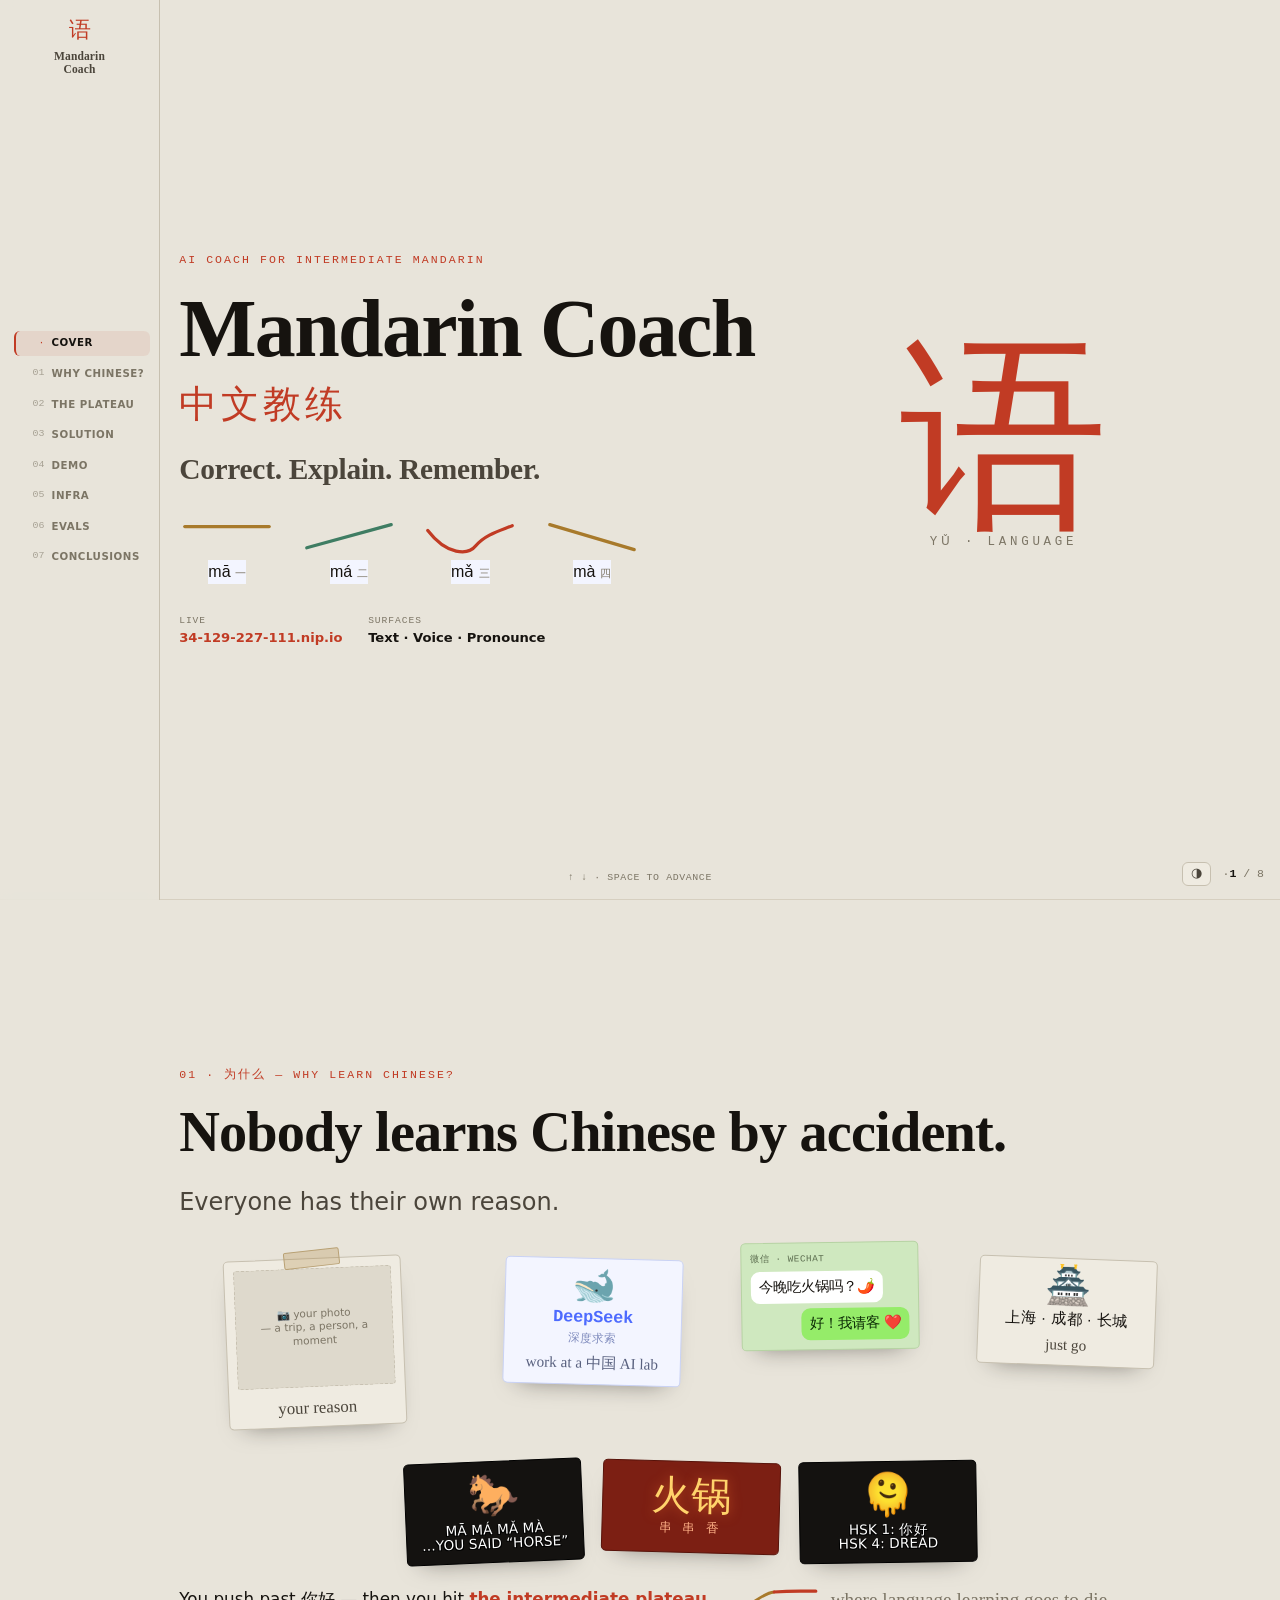
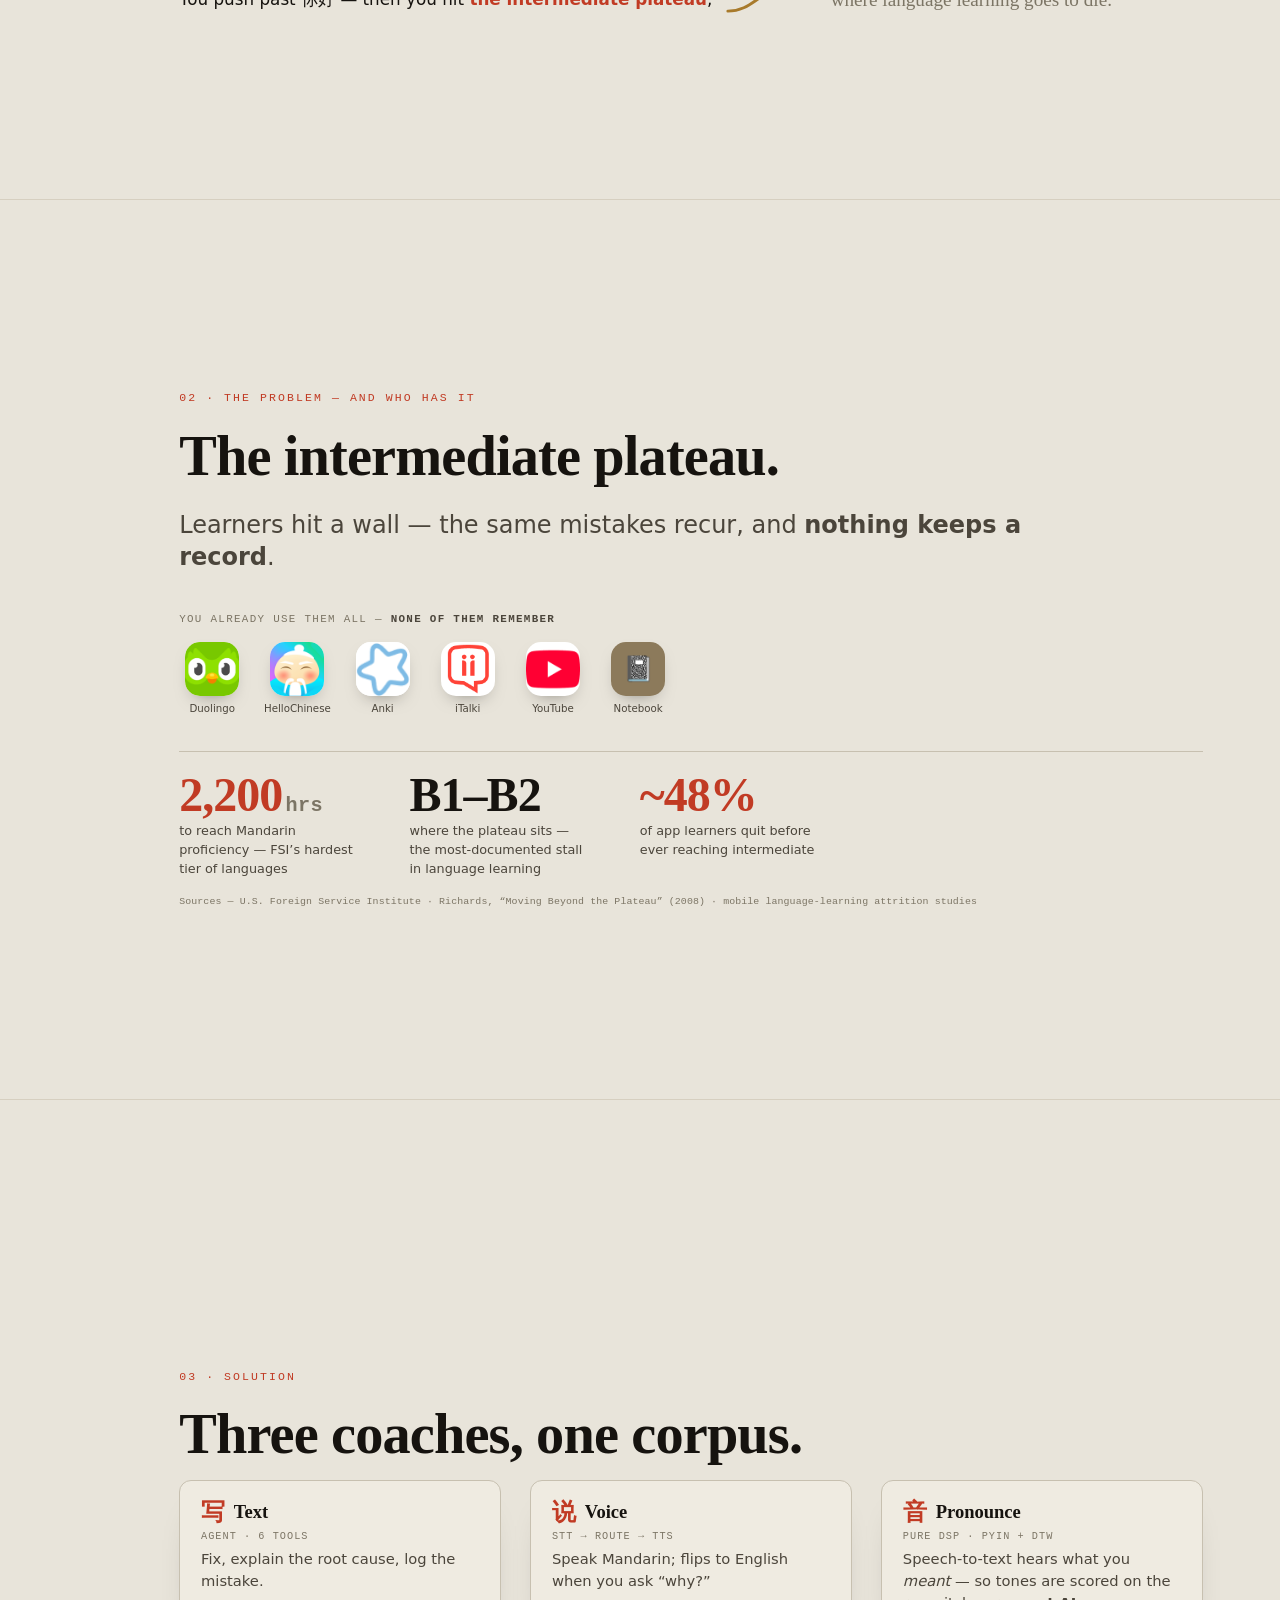
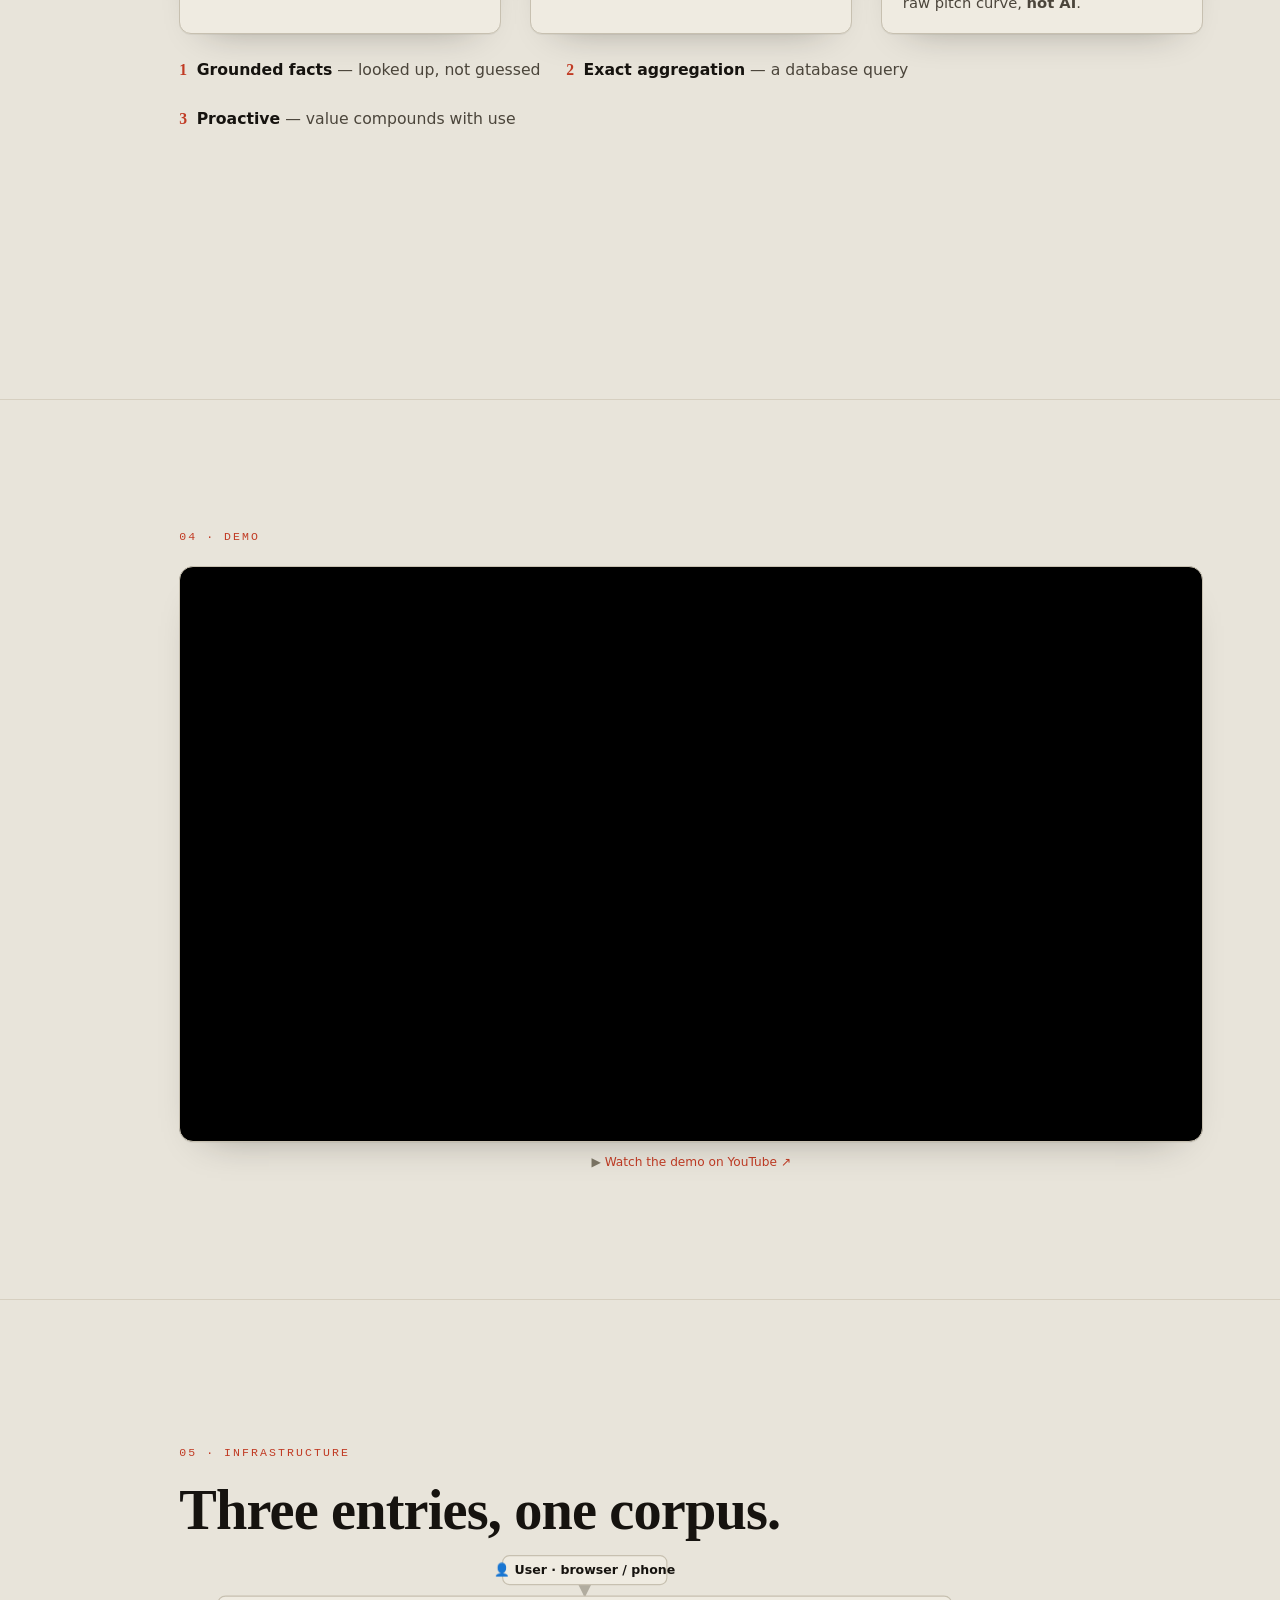
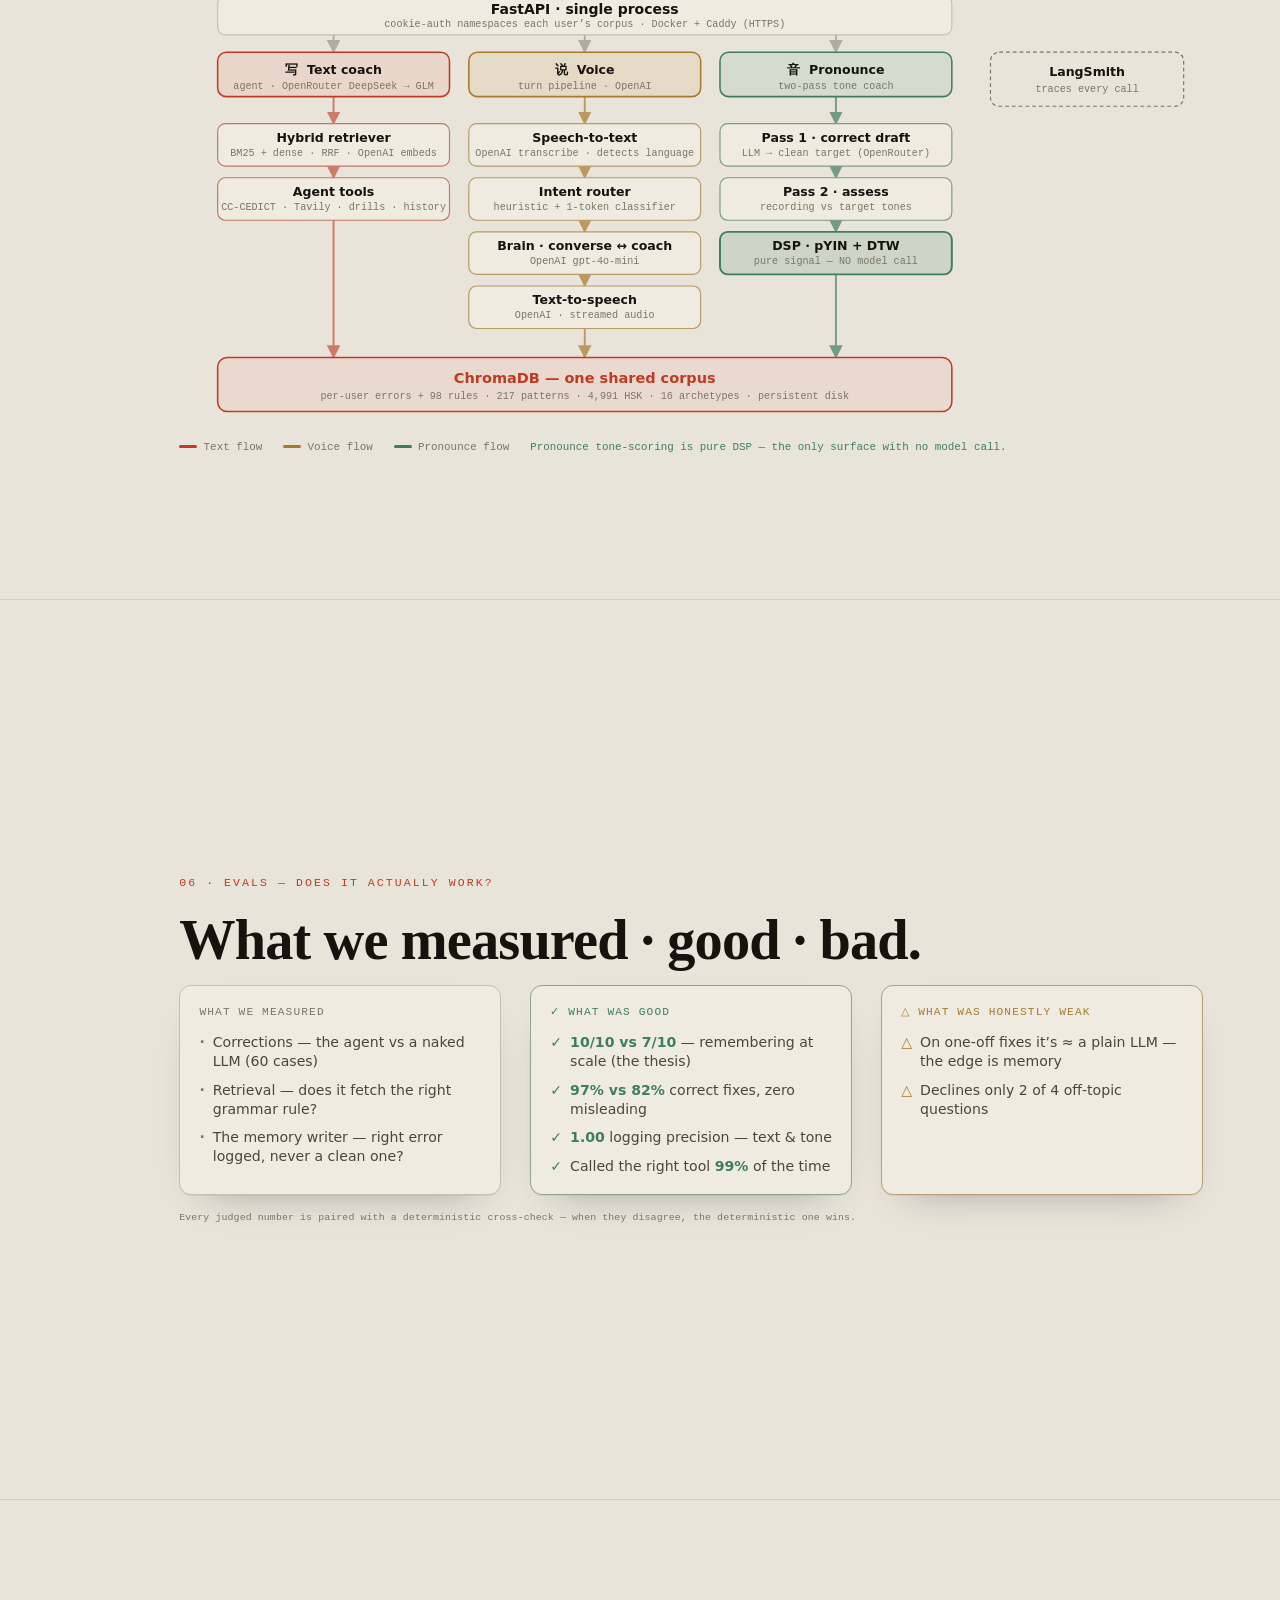
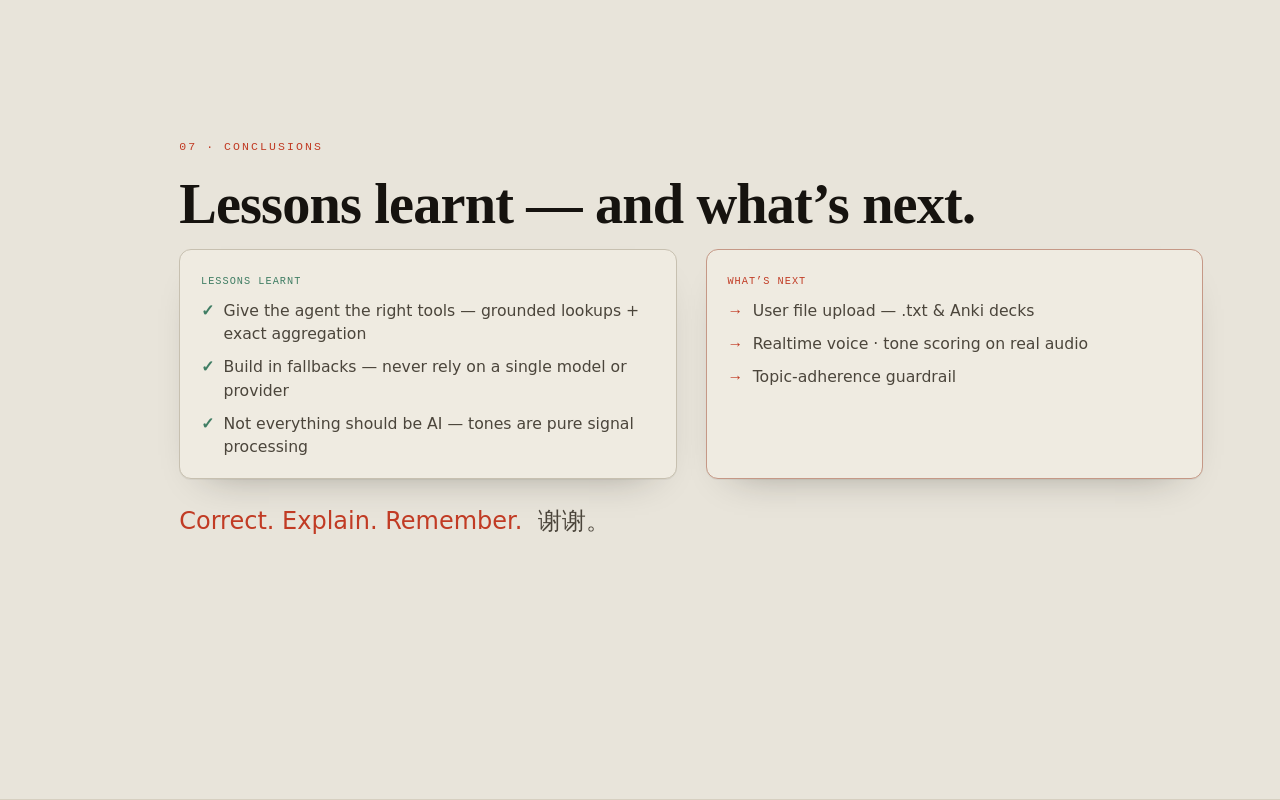
<file: docs/index.html>
<!doctype html>
<html lang="en">
<head>
  <meta charset="utf-8">
  <meta http-equiv="refresh" content="0; url=./presentation.html">
  <meta name="viewport" content="width=device-width, initial-scale=1">
  <title>Mandarin Coach — Presentation</title>
  <link rel="canonical" href="./presentation.html">
</head>
<body>
  <p>Redirecting to the <a href="./presentation.html">Mandarin Coach presentation</a>…</p>
</body>
</html>
</file>
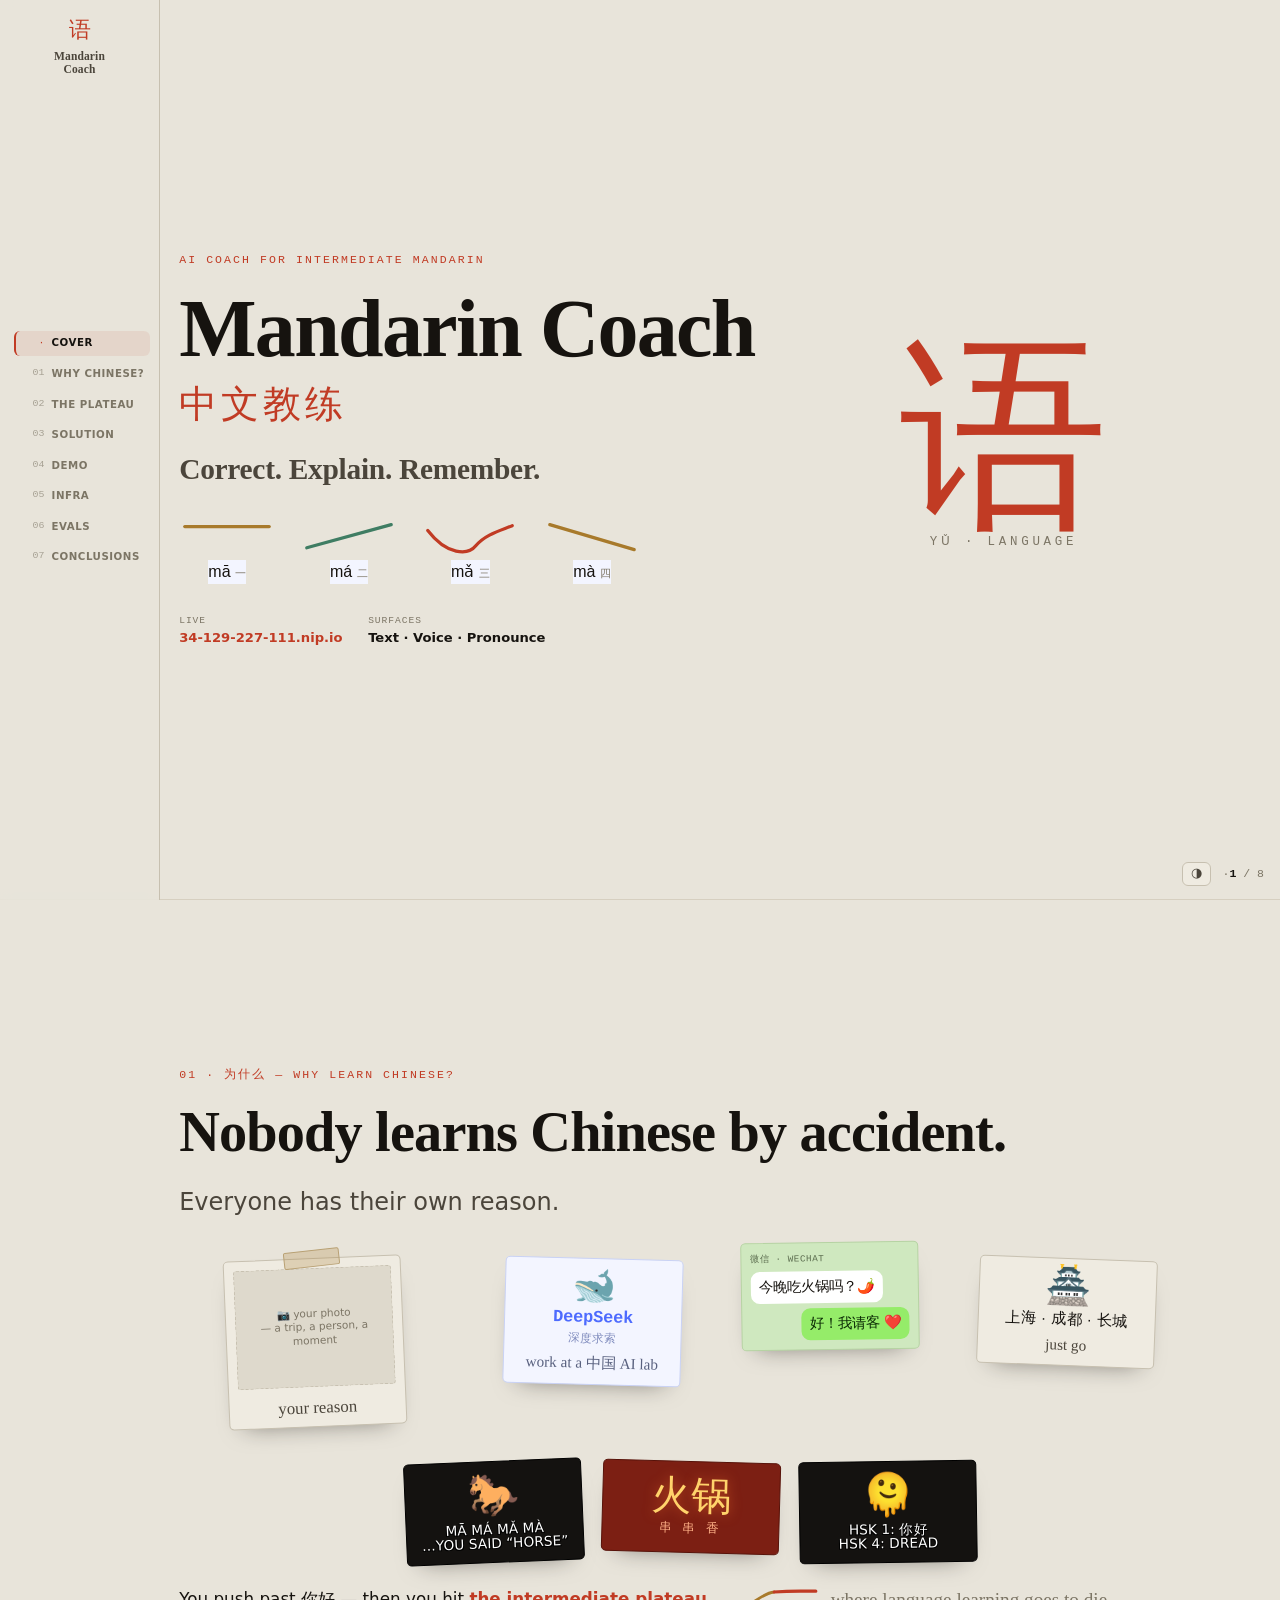
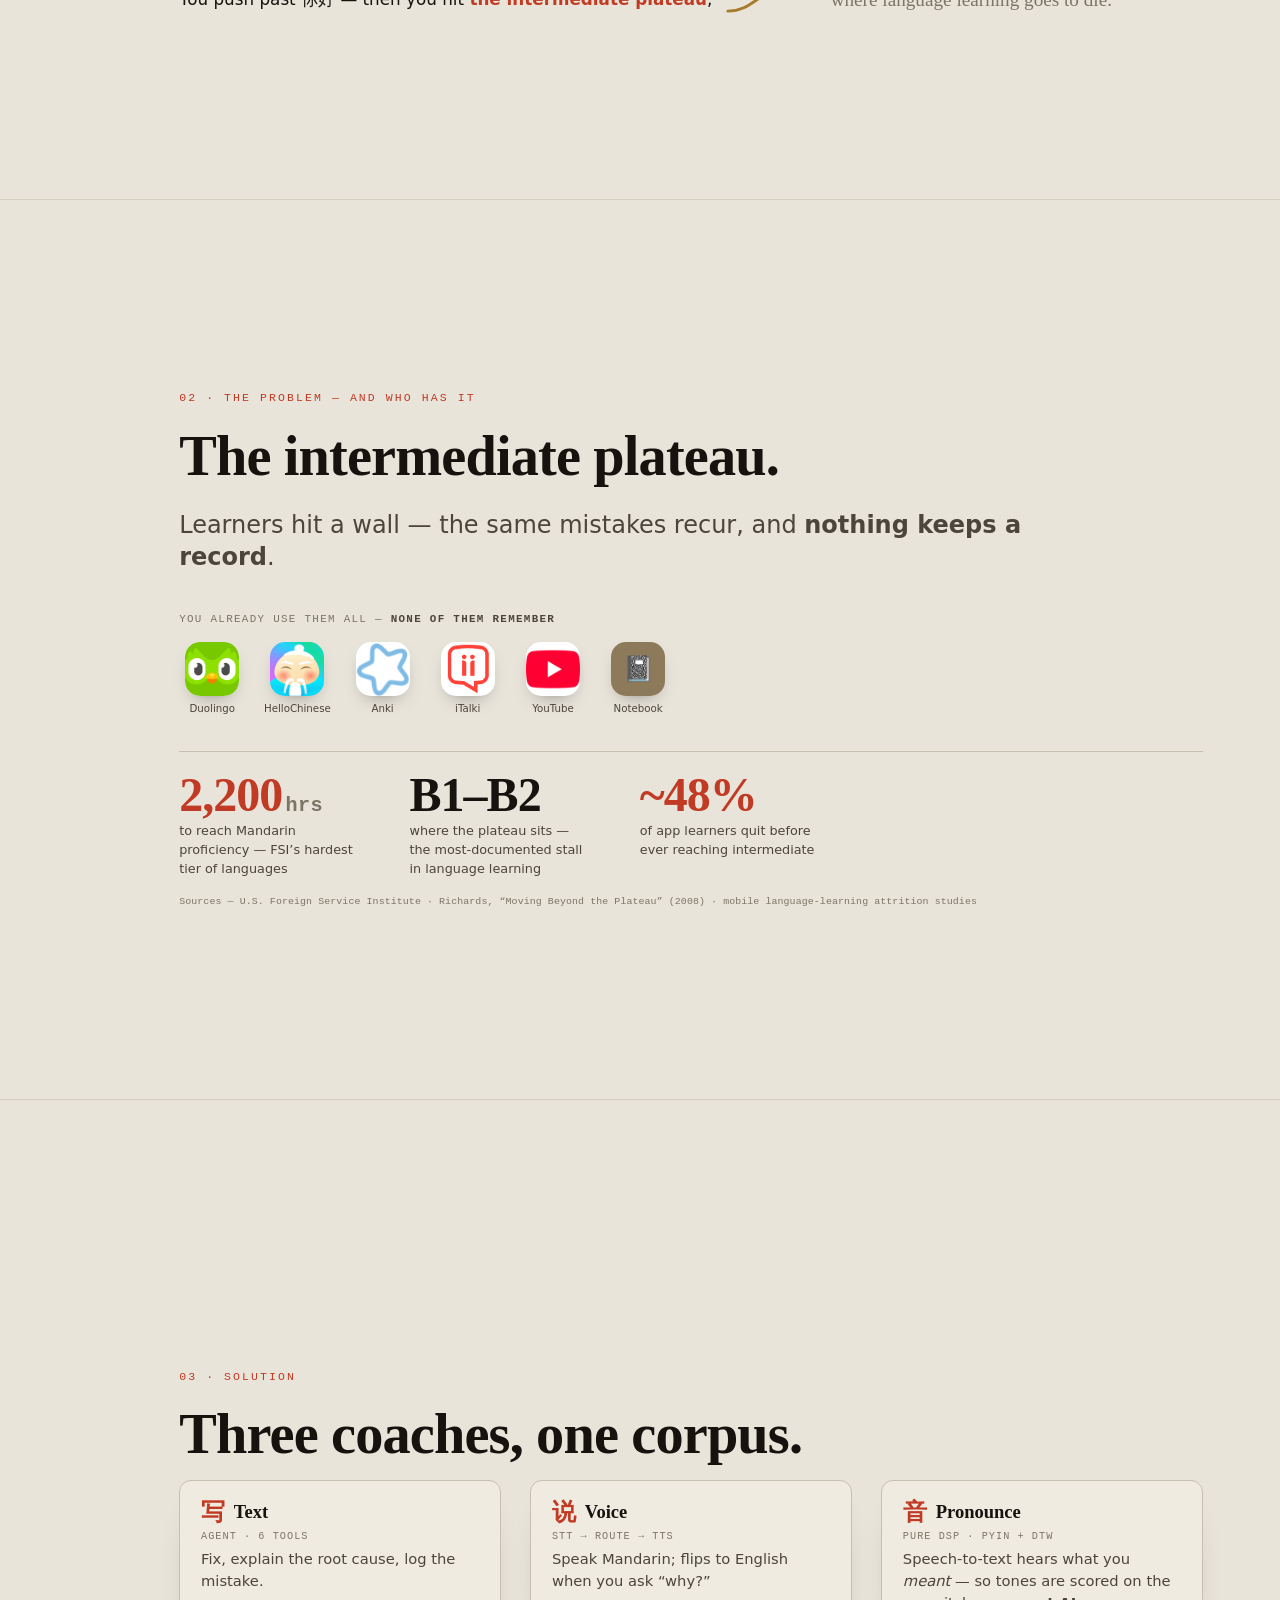
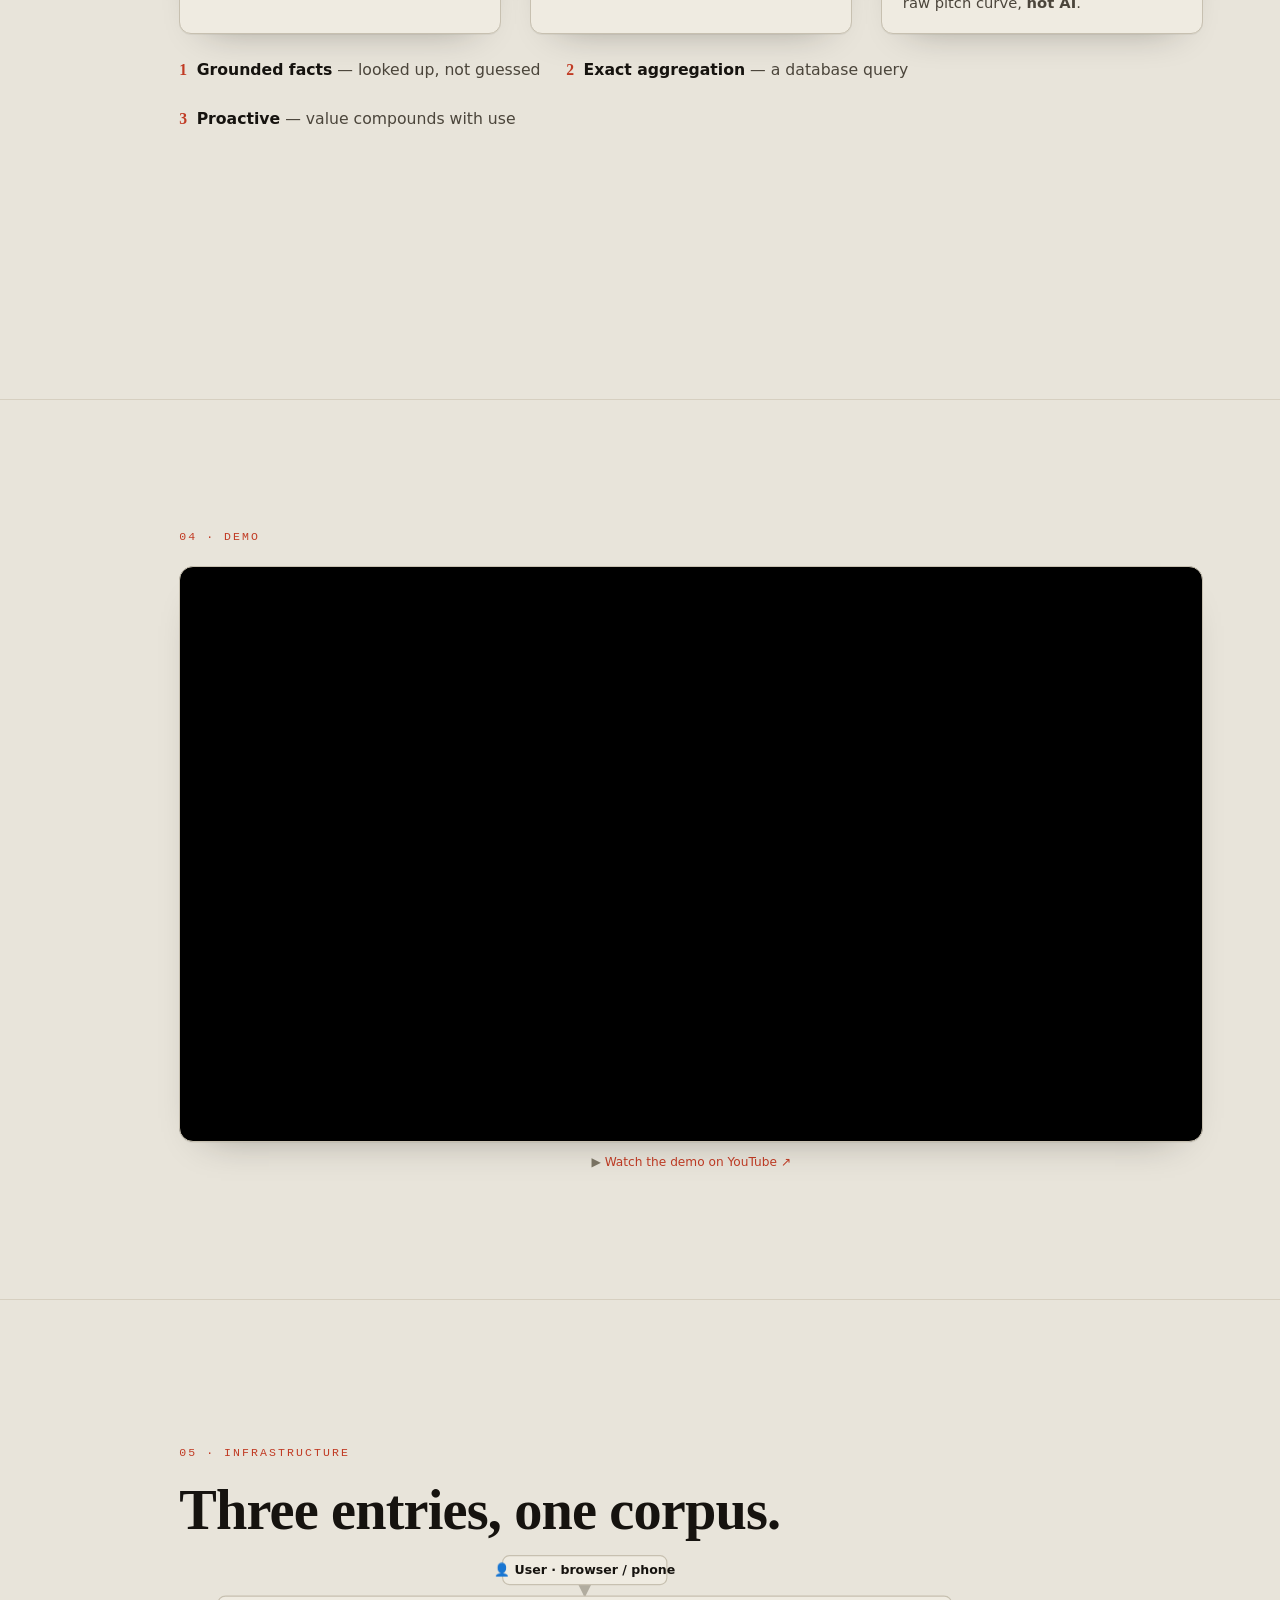
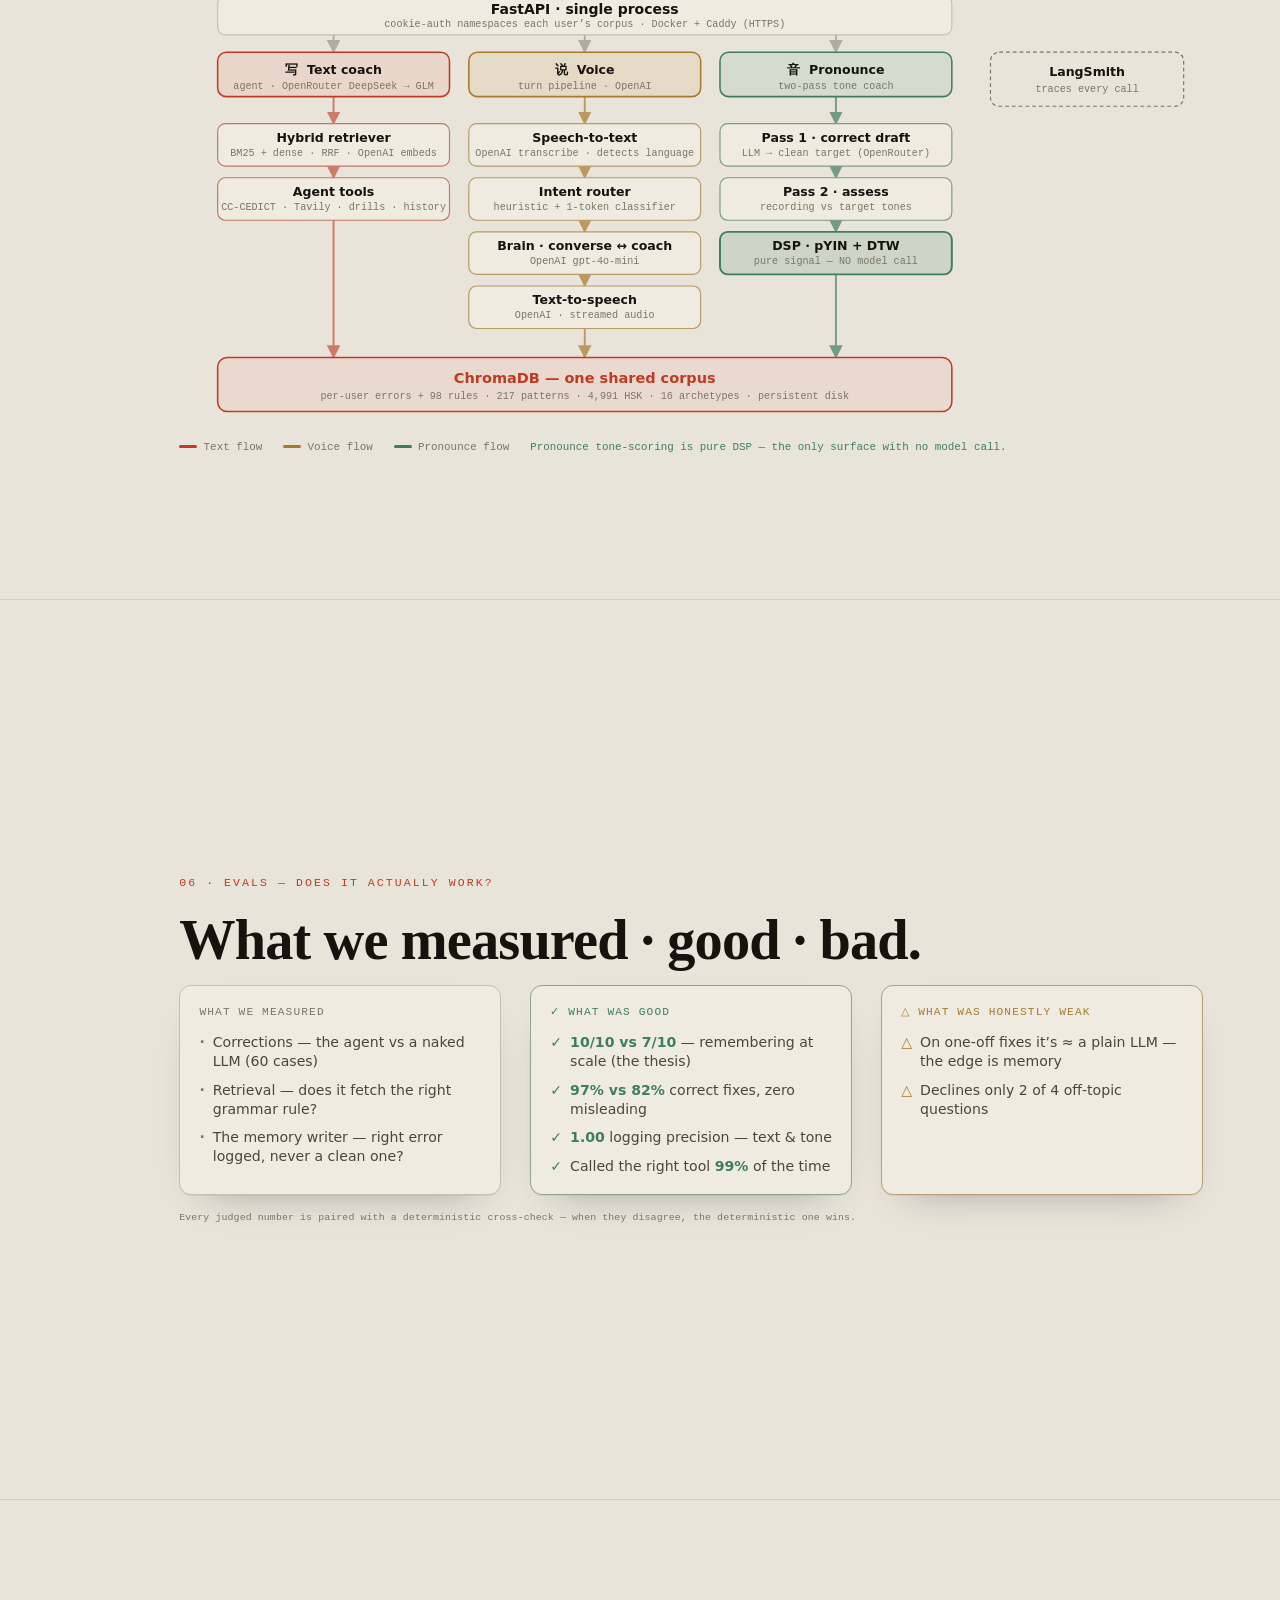
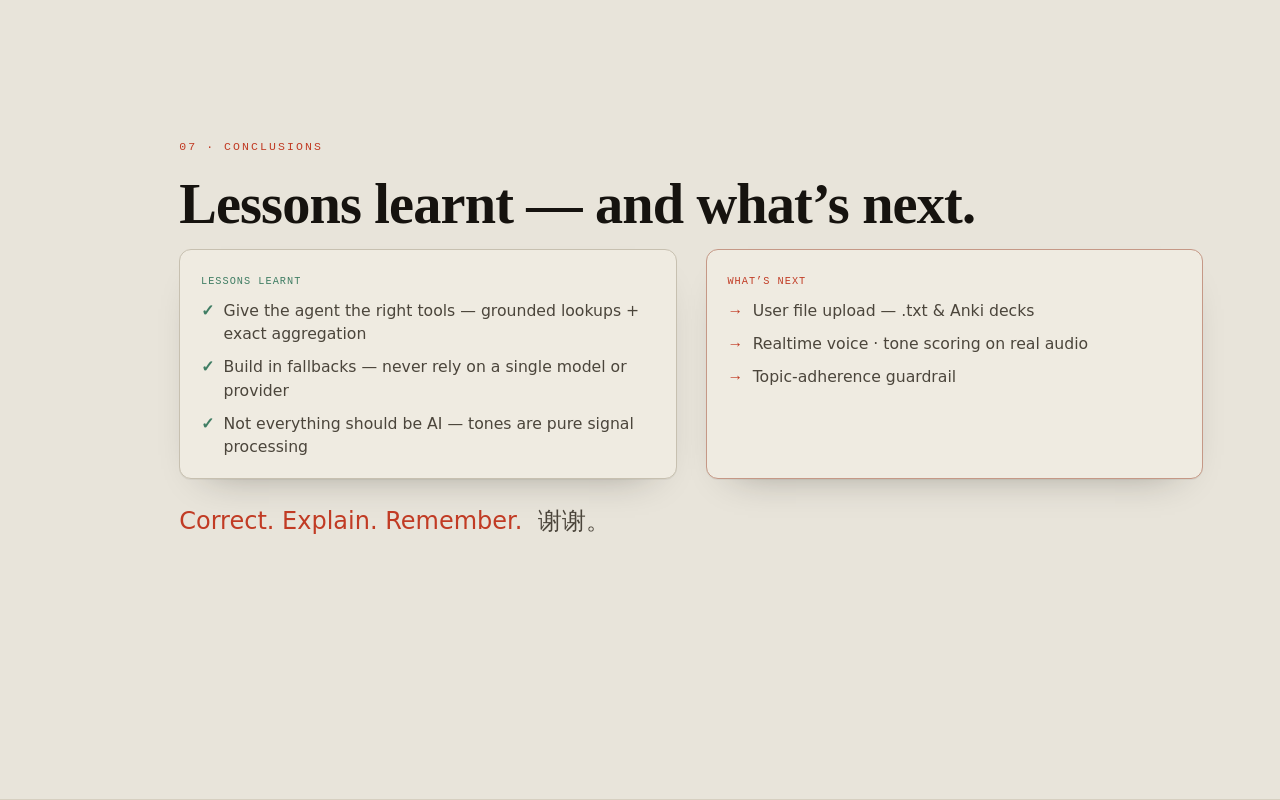
<file: docs/presentation.html>
<!doctype html>
<html lang="en">
<head>
  <meta charset="utf-8">
  <meta name="viewport" content="width=device-width, initial-scale=1">
  <meta name="description" content="Mandarin Coach — product presentation deck.">
  <title>Mandarin Coach — Presentation</title>
</head>
<body>
<style>
  /* ============================================================
     Mandarin Coach — pitch deck
     Identity: "ink meets signal" — Chinese seal-ink linguistics
     fused with the pitch-contour / eval-metric engineering world.
     Sparse slides; full prose lives in the speaker script.
     ============================================================ */

  :root {
    --ink:      #16130F;
    --paper:    #E8E4DA;
    --paper-2:  #DEDACE;
    --cinnabar: #C13B24;
    --jade:     #3F7D63;
    --gold:     #A87A2B;

    --bg:        var(--paper);
    --bg-panel:  #EFEBE1;
    --bg-sunk:   #DED9CC;
    --fg:        var(--ink);
    --fg-soft:   #4B453B;
    --fg-faint:  #7C7565;
    --rule:      #C7C0B0;
    --rule-soft: #D6CFC0;
    --accent:    var(--cinnabar);
    --good:      var(--jade);
    --good-bg:   #DDE6DC;
    --neutral-bg:#DBD6C9;
    --shadow:    0 1px 0 rgba(22,19,15,.05), 0 18px 40px -28px rgba(22,19,15,.45);

    --maxw: 1080px;

    --sans: system-ui, -apple-system, "Segoe UI", Roboto, "Helvetica Neue", sans-serif;
    --serif: "Hoefler Text", "Baskerville", "Iowan Old Style", "Palatino Linotype", Georgia, serif;
    --mono: ui-monospace, "SF Mono", "JetBrains Mono", Menlo, Consolas, monospace;
    --cjk: "PingFang SC", "Hiragino Sans GB", "Source Han Sans SC", "Noto Sans CJK SC", "Microsoft YaHei", sans-serif;
    --hand: "Bradley Hand", "Marker Felt", "Segoe Print", "Comic Sans MS", cursive;
    --impact: "Impact", "Haettenschweiler", "Anton", "Arial Narrow Bold", var(--sans);
  }

  /* Light is the committed default for projection. Dark ships only as an
     explicit toggle (below) so it never auto-applies from the OS setting. */
  :root[data-theme="light"] {
    --bg:#E8E4DA; --bg-panel:#EFEBE1; --bg-sunk:#DED9CC;
    --fg:#16130F; --fg-soft:#4B453B; --fg-faint:#7C7565;
    --rule:#C7C0B0; --rule-soft:#D6CFC0;
    --cinnabar:#C13B24; --accent:#C13B24; --jade:#3F7D63; --good:#3F7D63;
    --good-bg:#DDE6DC; --gold:#A87A2B; --neutral-bg:#DBD6C9;
    --shadow:0 1px 0 rgba(22,19,15,.05), 0 18px 40px -28px rgba(22,19,15,.45);
  }
  :root[data-theme="dark"] {
    --bg:#16130F; --bg-panel:#1F1B16; --bg-sunk:#100D0A;
    --fg:#F2ECE0; --fg-soft:#C4BBAA; --fg-faint:#8A8171;
    --rule:#37312A; --rule-soft:#2A251F;
    --cinnabar:#E0623F; --accent:#E0623F; --jade:#74B192; --good:#74B192;
    --good-bg:#1B2A22; --gold:#D2A24C; --neutral-bg:#231F19;
    --shadow:0 1px 0 rgba(0,0,0,.3), 0 22px 48px -30px rgba(0,0,0,.8);
  }

  * { box-sizing: border-box; }
  /* The page itself is the scroll container — no nested scroller, no snap
     (scroll-snap misbehaves inside the artifact iframe). Slides stay full-height
     for local / full-screen presenting and one-per-page PDF export. */
  html { scroll-behavior: smooth; scroll-snap-type: y proximity; }
  @media (prefers-reduced-motion: reduce) { html { scroll-behavior: auto; scroll-snap-type: none; } }

  body {
    margin: 0; background: var(--bg); color: var(--fg);
    font-family: var(--sans); -webkit-font-smoothing: antialiased; line-height: 1.5;
  }

  .deck { position: relative; }

  .slide {
    scroll-snap-align: start; min-height: 100vh;
    display: flex; flex-direction: column; justify-content: center;
    padding: clamp(2rem, 5vw, 5rem) clamp(1.5rem, 6vw, 6rem);
    padding-left: clamp(1.5rem, 14vw, 12.5rem);
    position: relative; border-bottom: 1px solid var(--rule-soft);
  }
  .slide__inner { width: 100%; max-width: var(--maxw); margin: 0 auto; }

  /* ---------- left rail ---------- */
  .rail {
    position: fixed; left: 0; top: 0; bottom: 0;
    width: clamp(7.5rem, 13vw, 10rem);
    display: flex; flex-direction: column; justify-content: center; gap: .35rem;
    padding: 1.25rem .55rem 1.25rem .9rem;
    border-right: 1px solid var(--rule);
    background: color-mix(in srgb, var(--bg) 88%, transparent);
    backdrop-filter: blur(6px); z-index: 40;
  }
  .rail__mark {
    position: absolute; top: 1.2rem; left: 0; right: 0; text-align: center;
    font-family: var(--cjk); font-size: 1.4rem; color: var(--accent); line-height: 1;
  }
  .rail__brand {
    position: absolute; top: 3.1rem; left: 0; right: 0; text-align: center;
    font-family: var(--serif); font-weight: 600; font-size: .72rem; line-height: 1.15;
    color: var(--fg-soft); letter-spacing: .01em;
  }
  .rail a {
    display: grid; grid-template-columns: 1.4rem 1fr; align-items: center; gap: .45rem;
    text-decoration: none; color: var(--fg-faint);
    padding: .3rem .35rem; border-radius: 6px; transition: color .2s, background .2s;
    border-left: 2px solid transparent;
  }
  .rail a .n { font-family: var(--mono); font-size: .62rem; opacity: .6; font-variant-numeric: tabular-nums; text-align: right; }
  .rail a .t { font-size: .64rem; letter-spacing: .05em; text-transform: uppercase; font-weight: 600; white-space: nowrap; }
  .rail a[aria-current="true"] { color: var(--fg); border-left-color: var(--accent); background: color-mix(in srgb, var(--accent) 8%, transparent); }
  .rail a[aria-current="true"] .n { color: var(--accent); opacity: 1; }
  .rail a:hover { color: var(--fg); }
  @media (max-width: 780px) { .rail { display: none; } .slide { padding-left: clamp(1.5rem, 6vw, 5rem); } }

  /* ---------- hud ---------- */
  .hud {
    position: fixed; right: 1rem; bottom: .9rem; z-index: 45;
    display: flex; align-items: center; gap: .75rem;
    font-family: var(--mono); font-size: .72rem; color: var(--fg-faint); font-variant-numeric: tabular-nums;
  }
  .hud button {
    font: inherit; font-size: .82rem; cursor: pointer; background: var(--bg-panel); color: var(--fg-soft);
    border: 1px solid var(--rule); border-radius: 6px; padding: .28rem .5rem; line-height: 1;
  }
  .hud button:hover { color: var(--fg); border-color: var(--accent); }
  .hud .count b { color: var(--fg); }
  .hint {
    position: fixed; left: 50%; bottom: .9rem; transform: translateX(-50%); z-index: 44;
    font-size: .62rem; letter-spacing: .06em; text-transform: uppercase; color: var(--fg-faint);
    font-family: var(--mono); transition: opacity .5s; pointer-events: none;
  }
  @media print { .hud, .rail, .hint { display: none !important; } }

  /* ---------- typography ---------- */
  .eyebrow {
    font-family: var(--mono); font-size: .72rem; letter-spacing: .18em; text-transform: uppercase;
    color: var(--accent); margin: 0 0 1.3rem;
  }
  h1, h2, h3 { font-family: var(--serif); font-weight: 600; text-wrap: balance; }
  h1 { font-size: clamp(2.8rem, 6.4vw, 5.4rem); line-height: .98; letter-spacing: -.02em; margin: 0; }
  h2 { font-size: clamp(2.1rem, 4.4vw, 3.6rem); line-height: 1.02; letter-spacing: -.015em; margin: 0 0 1rem; }
  h3 { font-size: 1.16rem; line-height: 1.2; margin: 0 0 .3rem; }
  .lead { font-size: clamp(1.1rem, 1.9vw, 1.5rem); color: var(--fg-soft); max-width: 30ch; line-height: 1.35; }
  .muted { color: var(--fg-faint); }
  .accent { color: var(--accent); }
  .zh { font-family: var(--cjk); }

  /* tone motif */
  .tones { display: flex; gap: clamp(.7rem,2.2vw,1.6rem); flex-wrap: wrap; }
  .tone { display: flex; flex-direction: column; align-items: center; gap: .3rem; }
  .tone svg { width: clamp(58px, 8vw, 96px); height: auto; display: block; }
  .tone svg path { fill: none; stroke-width: 3.4; stroke-linecap: round; stroke-linejoin: round; }
  .tone .lab { font-family: var(--cjk); font-size: 1rem; color: var(--fg); }
  .tone .lab small { font-family: var(--mono); color: var(--fg-faint); font-size: .66rem; }

  /* layout helpers */
  .grid { display: grid; gap: clamp(1rem, 2.4vw, 1.8rem); }
  .cols-2 { grid-template-columns: repeat(2, 1fr); }
  .cols-3 { grid-template-columns: repeat(3, 1fr); }
  @media (max-width: 860px) { .cols-2, .cols-3 { grid-template-columns: 1fr; } }

  .card {
    background: var(--bg-panel); border: 1px solid var(--rule); border-radius: 12px;
    padding: 1.2rem 1.3rem; box-shadow: var(--shadow);
  }
  .card h3 { display: flex; align-items: center; gap: .55rem; }
  .card .kanji { font-family: var(--cjk); color: var(--accent); font-size: 1.5rem; line-height: 1; }
  .card p { font-size: .92rem; color: var(--fg-soft); margin: .25rem 0 0; }
  .card .role { font-family: var(--mono); font-size: .64rem; text-transform: uppercase; letter-spacing: .1em; color: var(--fg-faint); }

  /* metric figures */
  .stat { display: flex; flex-direction: column; gap: .15rem; }
  .stat .fig { font-family: var(--serif); font-weight: 600; font-size: clamp(2.6rem, 5vw, 3.8rem); line-height: 1; letter-spacing: -.02em; font-variant-numeric: tabular-nums; }
  .stat .fig.good { color: var(--good); }
  .stat .fig.accent { color: var(--accent); }
  .stat .cap { font-size: .8rem; color: var(--fg-soft); max-width: 22ch; }
  .stat .sub { font-family: var(--mono); font-size: .66rem; color: var(--fg-faint); }
  .versus { font-family: var(--mono); font-size: .72rem; color: var(--fg-faint); font-variant-numeric: tabular-nums; }
  .versus s { text-decoration: none; }

  /* short bullet list */
  ul.clean { list-style: none; padding: 0; margin: 0; display: flex; flex-direction: column; gap: .6rem; }
  ul.clean li { display: flex; gap: .6rem; font-size: .98rem; color: var(--fg-soft); align-items: baseline; }
  ul.clean li b { color: var(--fg); font-weight: 600; }
  ul.clean li .mk { color: var(--accent); font-family: var(--serif); font-weight: 700; flex: 0 0 auto; }

  code { font-family: var(--mono); font-size: .84em; background: var(--bg-sunk); padding: .05em .35em; border-radius: 4px; }

  /* chat mock */
  .phone { background: var(--bg-sunk); border: 1px solid var(--rule); border-radius: 16px; padding: 1rem; display: flex; flex-direction: column; gap: .65rem; box-shadow: var(--shadow); }
  .bubble { border-radius: 12px; padding: .55rem .8rem; font-size: .9rem; max-width: 90%; line-height: 1.4; }
  .bubble.me { align-self: flex-end; background: var(--neutral-bg); border: 1px solid var(--rule); }
  .bubble.ai { align-self: flex-start; background: var(--bg-panel); border: 1px solid var(--rule); }
  .ruby { display: inline-flex; flex-direction: column; align-items: center; margin: 0 .06em; vertical-align: bottom; }
  .ruby .py { font-family: var(--mono); font-size: .58rem; color: var(--fg-faint); line-height: 1; }
  .ruby .hz { font-family: var(--cjk); font-size: 1.15rem; line-height: 1.2; }
  .bubble .note { font-size: .72rem; color: var(--fg-faint); margin-top: .35rem; }
  .bubble .wrong { color: var(--accent); }
  .bubble .right { color: var(--good); font-weight: 600; }
  .memtag { font-family: var(--mono); font-size: .68rem; color: var(--accent); border: 1px dashed color-mix(in srgb, var(--accent) 45%, var(--rule)); border-radius: 6px; padding: .3rem .5rem; align-self: flex-start; }

  /* demo video screen */
  .videoscreen { position: relative; width: 100%; aspect-ratio: 16 / 9; background: linear-gradient(150deg, var(--bg-panel), var(--bg-sunk)); border: 1px solid var(--rule); border-radius: 14px; box-shadow: var(--shadow); display: flex; flex-direction: column; align-items: center; justify-content: center; gap: .8rem; overflow: hidden; }
  .videoscreen .chrome { position: absolute; top: 0; left: 0; right: 0; height: 28px; background: var(--bg-panel); border-bottom: 1px solid var(--rule); display: flex; align-items: center; gap: .35rem; padding: 0 .7rem; }
  .videoscreen .chrome i { width: 8px; height: 8px; border-radius: 50%; background: var(--rule); }
  .videoscreen .chrome .url { margin-left: .6rem; font-family: var(--mono); font-size: .6rem; letter-spacing: .04em; color: var(--fg-faint); }
  .videoscreen .play { width: 62px; height: 62px; border-radius: 50%; background: var(--accent); color: #fff; display: flex; align-items: center; justify-content: center; font-size: 1.4rem; padding-left: 4px; box-shadow: 0 10px 24px -8px color-mix(in srgb, var(--accent) 65%, transparent); }
  .videoscreen .vlabel { font-family: var(--mono); font-size: .72rem; letter-spacing: .1em; text-transform: uppercase; color: var(--fg-faint); }
  .vcap { text-align: center; font-size: .76rem; color: var(--fg-faint); margin: .7rem 0 0; }
  .demovid { width: 100%; aspect-ratio: 16 / 9; border-radius: 14px; border: 1px solid var(--rule); background: #000; box-shadow: var(--shadow); display: block; }
  .videoembed { position: relative; width: 100%; aspect-ratio: 16 / 9; border-radius: 14px; overflow: hidden; border: 1px solid var(--rule); box-shadow: var(--shadow); background: #000; }
  .videoembed iframe { position: absolute; inset: 0; width: 100%; height: 100%; border: 0; }
  .vcap a { color: var(--accent); text-decoration: none; }
  .vcap a:hover { text-decoration: underline; }

  /* infra diagram */
  .diagram { display: flex; flex-direction: column; gap: .7rem; }
  .layer { border: 1px solid var(--rule); border-radius: 12px; padding: .8rem 1rem; background: var(--bg-panel); }
  .layer.vm { border-color: color-mix(in srgb, var(--accent) 35%, var(--rule)); background: color-mix(in srgb, var(--accent) 6%, var(--bg-panel)); }
  .layer__label { font-family: var(--mono); font-size: .62rem; letter-spacing: .1em; text-transform: uppercase; color: var(--fg-faint); margin-bottom: .55rem; }
  .layer.vm > .layer__label { color: var(--accent); }
  .nodes { display: flex; gap: .55rem; flex-wrap: wrap; }
  .node { flex: 1 1 140px; background: var(--bg); border: 1px solid var(--rule); border-radius: 9px; padding: .55rem .7rem; min-width: 128px; }
  .node b { display: block; font-size: .84rem; }
  .node span { font-family: var(--mono); font-size: .62rem; color: var(--fg-faint); }
  .node.ext { background: var(--bg-sunk); border-style: dashed; }
  .flowdown { text-align: center; color: var(--fg-faint); font-family: var(--mono); font-size: .8rem; line-height: .5; }

  /* cover */
  .cover__grid { display: grid; grid-template-columns: 1.3fr .9fr; gap: clamp(1.5rem, 4vw, 3rem); align-items: center; }
  @media (max-width: 860px) { .cover__grid { grid-template-columns: 1fr; } }
  .cover__meta { display: flex; flex-wrap: wrap; gap: 1.6rem; margin-top: 1.9rem; font-size: .82rem; }
  .cover__meta div span { display: block; font-family: var(--mono); font-size: .6rem; letter-spacing: .1em; text-transform: uppercase; color: var(--fg-faint); }
  .cover__meta div b { font-weight: 600; }
  .cover__meta a { color: var(--accent); text-decoration: none; }
  .bigkanji { font-family: var(--cjk); font-size: clamp(6rem, 18vw, 13rem); line-height: .8; color: var(--accent); text-align: center; }
  .bigkanji small { display: block; font-family: var(--mono); font-size: .78rem; letter-spacing: .3em; color: var(--fg-faint); margin-top: 1.2rem; }
  .cover__zh { font-family: var(--cjk); color: var(--accent); font-size: clamp(1.6rem, 3vw, 2.4rem); letter-spacing: .1em; margin: .35rem 0 0; }
  .cover__tag { font-family: var(--serif); font-weight: 600; font-size: clamp(1.25rem, 2.3vw, 1.9rem); color: var(--fg-soft); margin: .9rem 0 0; letter-spacing: -.01em; }

  /* ---------- Why-Chinese scrapbook ---------- */
  .scrap { display: flex; flex-wrap: wrap; gap: 1.1rem 1.2rem; justify-content: center; align-items: flex-start; margin: 1.1rem 0 1.3rem; }
  .snap { position: relative; width: 178px; background: var(--bg-panel); border: 1px solid var(--rule); border-radius: 5px; box-shadow: 0 12px 24px -16px rgba(22,19,15,.55); padding: .55rem; }
  .snap:nth-child(4n+1) { transform: rotate(-2.4deg); }
  .snap:nth-child(4n+2) { transform: rotate(1.6deg); }
  .snap:nth-child(4n+3) { transform: rotate(-.9deg); }
  .snap:nth-child(4n+4) { transform: rotate(2.2deg); }
  .snap .tape { position: absolute; top: -9px; left: 50%; width: 56px; height: 17px; transform: translateX(-50%) rotate(-4deg); background: color-mix(in srgb, var(--gold) 24%, transparent); border: 1px solid color-mix(in srgb, var(--gold) 45%, var(--rule)); border-radius: 2px; }
  .hand { font-family: var(--hand); }

  .polaroid { padding-bottom: .3rem; }
  .polaroid .photo { aspect-ratio: 4/3; background: var(--bg-sunk); border: 1px dashed var(--rule); border-radius: 3px; display: flex; align-items: center; justify-content: center; text-align: center; color: var(--fg-faint); font-size: .66rem; line-height: 1.3; padding: .5rem; }
  .polaroid figcaption { font-family: var(--hand); text-align: center; color: var(--fg-soft); font-size: 1.05rem; padding: .5rem .2rem .1rem; }

  .wechat { background: #cfe8bf; border-color: #b6d3a3; }
  .wechat .wxhead { font-family: var(--mono); font-size: .58rem; letter-spacing: .06em; text-transform: uppercase; color: #5c6d4f; margin-bottom: .35rem; }
  .wechat .wxwrap { display: flex; flex-direction: column; gap: .32rem; }
  .wechat .wx { font-family: var(--cjk); font-size: .9rem; border-radius: 9px; padding: .32rem .5rem; max-width: 86%; }
  .wechat .wx.in { background: #ffffff; color: #16130F; align-self: flex-start; }
  .wechat .wx.out { background: #95EC69; color: #0b2a05; margin-left: auto; }

  .sign { background: #7c1f13; border-color: #571209; text-align: center; padding: .8rem .55rem; }
  .sign .big { display: block; font-family: var(--cjk); font-size: 2.5rem; line-height: 1; color: #ffd36b; text-shadow: 0 0 12px rgba(255,120,50,.55); }
  .sign small { font-family: var(--cjk); font-size: .78rem; letter-spacing: .32em; color: #ffb187; }

  .tian { text-align: center; padding-bottom: .35rem; }
  .tian .sq { position: relative; width: 90px; height: 90px; margin: .25rem auto .1rem; display: flex; align-items: center; justify-content: center; font-family: var(--cjk); font-size: 2.9rem; color: var(--accent); border: 1.5px solid color-mix(in srgb, var(--accent) 60%, var(--rule)); }
  .tian .sq::before { content: ""; position: absolute; left: 0; right: 0; top: 50%; border-top: 1px dashed color-mix(in srgb, var(--accent) 45%, var(--rule)); }
  .tian .sq::after { content: ""; position: absolute; top: 0; bottom: 0; left: 50%; border-left: 1px dashed color-mix(in srgb, var(--accent) 45%, var(--rule)); }
  .tian figcaption { font-family: var(--hand); color: var(--fg-soft); font-size: 1rem; }

  .sub { background: #0d0d0d; border-color: #000; padding: .7rem .6rem; }
  .sub .line { font-family: var(--cjk); color: #fff; text-align: center; font-size: 1.1rem; }
  .sub .py { font-family: var(--mono); color: #b9b9b9; text-align: center; font-size: .62rem; margin-top: .18rem; }

  .meme { background: #141210; border-color: #000; text-align: center; padding: .7rem .55rem; }
  .meme .big { display: block; font-size: 2.6rem; line-height: 1.05; }
  .meme .cap { display: block; font-family: var(--impact); text-transform: uppercase; color: #fff; font-size: .85rem; line-height: 1.08; letter-spacing: .01em; margin-top: .3rem; text-shadow: 1px 1px 0 #000, -1px 1px 0 #000; }

  .lab { background: #f3f5ff; border-color: #c9d2f5; text-align: center; }
  .lab .big { display: block; font-size: 2.2rem; line-height: 1; }
  .lab .brand { display: block; font-family: var(--mono); font-weight: 700; font-size: 1.06rem; color: #4d6bfe; letter-spacing: -.01em; margin-top: .12rem; }
  .lab .sm { display: block; font-family: var(--cjk); font-size: .72rem; color: #7f8bbd; }
  .lab figcaption { font-family: var(--hand); color: #59617f; font-size: .95rem; margin-top: .28rem; }

  .travel { text-align: center; }
  .travel .big { display: block; font-size: 2.3rem; line-height: 1; }
  .travel .places { display: block; font-family: var(--cjk); font-size: .95rem; color: var(--fg); margin-top: .2rem; letter-spacing: .04em; }
  .travel figcaption { font-family: var(--hand); color: var(--fg-soft); font-size: .95rem; margin-top: .2rem; }

  @media (max-width: 780px) { .snap { width: 44vw; } }

  /* ---------- architecture flow diagram ---------- */
  .archwrap { overflow-x: auto; margin-top: .3rem; }
  .arch { width: 100%; min-width: 880px; height: auto; display: block; }
  .arch text { text-anchor: middle; }
  .arch .box { fill: var(--bg-panel); stroke: var(--rule); stroke-width: 1.2; }
  .arch .box.hdrT { fill: color-mix(in srgb, var(--cinnabar) 12%, var(--bg-panel)); stroke: var(--cinnabar); stroke-width: 1.6; }
  .arch .box.hdrV { fill: color-mix(in srgb, var(--gold) 15%, var(--bg-panel)); stroke: var(--gold); stroke-width: 1.6; }
  .arch .box.hdrP { fill: color-mix(in srgb, var(--jade) 15%, var(--bg-panel)); stroke: var(--jade); stroke-width: 1.6; }
  .arch .box.text { stroke: color-mix(in srgb, var(--cinnabar) 55%, var(--rule)); }
  .arch .box.voice { stroke: color-mix(in srgb, var(--gold) 55%, var(--rule)); }
  .arch .box.pron { stroke: color-mix(in srgb, var(--jade) 55%, var(--rule)); }
  .arch .box.hi { fill: color-mix(in srgb, var(--jade) 20%, var(--bg-panel)); stroke: var(--jade); stroke-width: 2; }
  .arch .box.ext { fill: var(--bg-sunk); }
  .arch .box.spine { fill: color-mix(in srgb, var(--accent) 10%, var(--bg-panel)); stroke: var(--accent); stroke-width: 1.6; }
  .arch .box.trace { fill: none; stroke: var(--fg-faint); stroke-dasharray: 4 3; }
  .arch .ttl { fill: var(--fg); font: 600 13px var(--sans); }
  .arch .sub { fill: var(--fg-faint); font: 10.5px var(--mono); }
  .arch .big { fill: var(--fg); font: 600 14.5px var(--sans); }
  .arch .lg { fill: var(--accent); font: 600 15px var(--sans); }
  .arch .link { fill: none; stroke-width: 2; }
  .arch .link.flow { stroke: var(--fg-faint); opacity: .5; }
  .arch .link.text { stroke: var(--cinnabar); opacity: .62; }
  .arch .link.voice { stroke: var(--gold); opacity: .7; }
  .arch .link.pron { stroke: var(--jade); opacity: .7; }
  .arch .link.trace { stroke: var(--fg-faint); stroke-dasharray: 4 4; opacity: .5; }

  .archlegend { display: flex; flex-wrap: wrap; gap: .4rem 1.3rem; align-items: center; margin-top: .7rem; font-family: var(--mono); font-size: .68rem; color: var(--fg-faint); }
  .archlegend i { display: inline-block; width: 18px; height: 3px; border-radius: 2px; vertical-align: middle; margin-right: .4rem; }
  .archlegend i.text { background: var(--cinnabar); }
  .archlegend i.voice { background: var(--gold); }
  .archlegend i.pron { background: var(--jade); }
  .archlegend i.trace { background: repeating-linear-gradient(90deg, var(--fg-faint) 0 4px, transparent 4px 8px); }
  .archlegend .em { color: var(--jade); }

  /* ---------- evals split ---------- */
  .evalsplit { margin-top: .3rem; align-items: start; }
  .evalcol { display: flex; flex-direction: column; gap: 1rem; }
  .evalcol .clabel { font-family: var(--mono); font-size: .7rem; letter-spacing: .14em; text-transform: uppercase; }
  .evalcol.text .clabel { color: var(--cinnabar); }
  .evalcol.voice .clabel { color: var(--gold); }
  .evalstats { display: flex; gap: 1.4rem 1.9rem; flex-wrap: wrap; }
  .evalstats .stat .fig { font-size: clamp(1.9rem, 3.4vw, 2.7rem); }
  .also { font-family: var(--mono); font-size: .73rem; color: var(--fg-faint); line-height: 1.75; max-width: 44ch; margin: 0; }
  .also b { color: var(--fg-soft); font-weight: 600; }
  @media (min-width: 861px) { .evalcol.voice { border-left: 1px solid var(--rule); padding-left: clamp(1.2rem, 2.8vw, 2.6rem); } }

  /* ---------- app-icon row (problem slide) ---------- */
  .apps { margin-top: clamp(1.3rem, 3.5vh, 2.4rem); }
  .applabel { font-family: var(--mono); font-size: .68rem; text-transform: uppercase; letter-spacing: .12em; color: var(--fg-faint); }
  .applabel b { color: var(--fg-soft); font-weight: 600; }
  .approw { display: flex; gap: 1.2rem; flex-wrap: wrap; margin-top: .8rem; }
  .app { display: flex; flex-direction: column; align-items: center; gap: .42rem; margin: 0; width: 66px; }
  .app .ic { width: 54px; height: 54px; border-radius: 15px; background: var(--b, var(--rule)); display: flex; align-items: center; justify-content: center; font-size: 1.55rem; color: #fff; box-shadow: 0 8px 18px -10px rgba(22,19,15,.5); }
  .app .ic.zh { font-family: var(--cjk); font-weight: 600; }
  .app img.ic { object-fit: cover; background: #fff; }
  .app figcaption { font-size: .64rem; color: var(--fg-soft); text-align: center; line-height: 1.15; }

  /* ---------- plateau stats (audience slide) ---------- */
  .platstats { margin-top: clamp(1.4rem, 4vh, 2.4rem); border-top: 1px solid var(--rule); padding-top: 1.2rem; }
  .platstats .row { display: flex; gap: clamp(1.6rem, 4vw, 3.2rem); flex-wrap: wrap; }
  .platstats .stat .fig { font-size: clamp(2rem, 3.8vw, 3rem); }
  .platstats .u { font-size: .42em; font-family: var(--mono); color: var(--fg-faint); margin-left: .15em; letter-spacing: .02em; }
  .src { font-family: var(--mono); font-size: .62rem; color: var(--fg-faint); margin: 1rem 0 0; letter-spacing: .01em; }

  /* ---------- evals: measured / good / bad ---------- */
  .evalgrid { margin-top: .3rem; align-items: stretch; }
  .ecol { background: var(--bg-panel); border: 1px solid var(--rule); border-radius: 12px; padding: 1.1rem 1.2rem; display: flex; flex-direction: column; gap: .8rem; box-shadow: var(--shadow); }
  .ecol.good { border-color: color-mix(in srgb, var(--jade) 42%, var(--rule)); }
  .ecol.bad { border-color: color-mix(in srgb, var(--gold) 48%, var(--rule)); }
  .ecol .clabel { font-family: var(--mono); font-size: .7rem; letter-spacing: .1em; text-transform: uppercase; color: var(--fg-faint); }
  .ecol.good .clabel { color: var(--jade); }
  .ecol.bad .clabel { color: var(--gold); }
  .ecol ul { list-style: none; margin: 0; padding: 0; display: flex; flex-direction: column; gap: .6rem; }
  .ecol li { display: flex; gap: .5rem; font-size: .88rem; color: var(--fg-soft); line-height: 1.35; align-items: baseline; }
  .ecol li .m { flex: 0 0 auto; color: var(--fg-faint); font-weight: 700; }
  .ecol.good li .m { color: var(--jade); }
  .ecol.bad li .m { color: var(--gold); }
  .ecol li b { color: var(--fg); font-weight: 600; }
  .ecol.good li b { color: var(--jade); }

  @media print {
    .deck { height: auto; overflow: visible; }
    .slide { page-break-after: always; min-height: 92vh; border: 0; padding-left: clamp(1.5rem,6vw,5rem); }
    body { background: #fff; }
  }
</style>

<div class="rail" aria-label="slides"><div class="rail__mark">语</div><div class="rail__brand">Mandarin<br>Coach</div></div>

<div class="hud">
  <button id="themeBtn" title="Toggle light / dark" aria-label="Toggle theme">◑</button>
  <span class="count">·<b id="cur">1</b> / <span id="tot">8</span></span>
</div>
<div class="hint" id="hint">↑ ↓ · space to advance</div>

<main class="deck" id="deck">

  <!-- 0 · COVER -->
  <section class="slide" id="s-cover" data-title="Cover">
    <div class="slide__inner">
      <div class="cover__grid">
        <div>
          <p class="eyebrow">AI coach for intermediate Mandarin</p>
          <h1>Mandarin&nbsp;Coach</h1>
          <p class="cover__zh zh">中文教练</p>
          <p class="cover__tag">Correct. Explain. Remember.</p>
          <div class="tones" style="margin-top:1.6rem;" aria-hidden="true">
            <div class="tone"><svg viewBox="0 0 100 40"><path d="M6,10 L94,10" stroke="var(--gold)"/></svg><span class="lab">mā <small>一</small></span></div>
            <div class="tone"><svg viewBox="0 0 100 40"><path d="M6,32 L94,8" stroke="var(--jade)"/></svg><span class="lab">má <small>二</small></span></div>
            <div class="tone"><svg viewBox="0 0 100 40"><path d="M6,14 C26,40 48,40 56,30 C66,18 82,14 94,9" stroke="var(--cinnabar)"/></svg><span class="lab">mǎ <small>三</small></span></div>
            <div class="tone"><svg viewBox="0 0 100 40"><path d="M6,8 L94,34" stroke="var(--gold)"/></svg><span class="lab">mà <small>四</small></span></div>
          </div>
          <div class="cover__meta">
            <div><span>Live</span><b><a href="https://34-129-227-111.nip.io">34-129-227-111.nip.io</a></b></div>
            <div><span>Surfaces</span><b>Text · Voice · Pronounce</b></div>
          </div>
        </div>
        <div class="bigkanji">语<small>YǓ · LANGUAGE</small></div>
      </div>
    </div>
  </section>

  <!-- 1 · WHY CHINESE -->
  <section class="slide" id="s-why" data-title="Why Chinese?">
    <div class="slide__inner">
      <p class="eyebrow">01 · 为什么 — Why learn Chinese?</p>
      <h2 style="margin-bottom:.25rem;">Nobody learns Chinese by accident.</h2>
      <p class="lead" style="max-width:none;">Everyone has their own reason.</p>

      <div class="scrap">
        <figure class="snap polaroid"><span class="tape"></span>
          <div class="photo">📷 your photo<br>— a trip, a person, a moment</div>
          <figcaption>your reason</figcaption>
        </figure>

        <figure class="snap lab">
          <span class="big">🐋</span>
          <span class="brand">DeepSeek</span>
          <span class="sm">深度求索</span>
          <figcaption>work at a 中国 AI lab</figcaption>
        </figure>

        <div class="snap wechat">
          <div class="wxhead">微信 · WeChat</div>
          <div class="wxwrap">
            <div class="wx in">今晚吃火锅吗？🌶️</div>
            <div class="wx out">好！我请客 ❤️</div>
          </div>
        </div>

        <figure class="snap travel">
          <span class="big">🏯</span>
          <span class="places">上海 · 成都 · 长城</span>
          <figcaption>just go</figcaption>
        </figure>

        <div class="snap meme">
          <span class="big">🐎</span>
          <span class="cap">mā má mǎ mà<br>…you said “horse”</span>
        </div>

        <div class="snap sign">
          <span class="big">火锅</span>
          <small>串 串 香</small>
        </div>

        <div class="snap meme">
          <span class="big">🫠</span>
          <span class="cap">HSK 1: 你好<br>HSK 4: dread</span>
        </div>
      </div>

      <p style="font-size:1.05rem; color:var(--fg); display:flex; align-items:center; gap:.7rem; flex-wrap:wrap;">
        <span>You push past <span class="zh">你好</span> — then you hit <b class="accent">the intermediate plateau</b>,</span>
        <svg viewBox="0 0 120 40" style="width:96px; height:auto;" aria-hidden="true">
          <path d="M6,34 C34,34 44,12 64,10" fill="none" stroke="var(--gold)" stroke-width="3.5" stroke-linecap="round"/>
          <path d="M64,10 C88,8 104,9 116,9" fill="none" stroke="var(--cinnabar)" stroke-width="4" stroke-linecap="round"/>
        </svg>
        <span class="hand" style="font-size:1.2rem; color:var(--fg-faint);">where language learning goes to die.</span>
      </p>
    </div>
  </section>

  <!-- 2 · PROBLEM -->
  <section class="slide" id="s-problem" data-title="The plateau">
    <div class="slide__inner">
      <p class="eyebrow">02 · The problem — and who has it</p>
      <h2 style="margin-bottom:.25rem;">The intermediate plateau.</h2>
      <p class="lead" style="max-width:58ch;">Learners hit a wall — the same mistakes recur, and <b>nothing keeps a record</b>.</p>

      <div class="apps">
        <span class="applabel">You already use them all — <b>none of them remember</b></span>
        <div class="approw">
          <figure class="app"><img class="ic" src="[data-uri]" alt="Duolingo logo"><figcaption>Duolingo</figcaption></figure>
          <figure class="app"><img class="ic" src="[data-uri]" alt="HelloChinese logo"><figcaption>HelloChinese</figcaption></figure>
          <figure class="app"><img class="ic" src="[data-uri]" alt="Anki logo"><figcaption>Anki</figcaption></figure>
          <figure class="app"><img class="ic" src="[data-uri]" alt="iTalki logo"><figcaption>iTalki</figcaption></figure>
          <figure class="app"><img class="ic" src="[data-uri]" alt="YouTube logo"><figcaption>YouTube</figcaption></figure>
          <figure class="app"><span class="ic" style="--b:#8C7A5B">📓</span><figcaption>Notebook</figcaption></figure>
        </div>
      </div>

      <div class="platstats">
        <div class="row">
          <div class="stat"><span class="fig accent">2,200<span class="u">hrs</span></span><span class="cap">to reach Mandarin proficiency — FSI’s hardest tier of languages</span></div>
          <div class="stat"><span class="fig">B1–B2</span><span class="cap">where the plateau sits — the most-documented stall in language learning</span></div>
          <div class="stat"><span class="fig accent">~48%</span><span class="cap">of app learners quit before ever reaching intermediate</span></div>
        </div>
        <p class="src">Sources — U.S. Foreign Service Institute · Richards, “Moving Beyond the Plateau” (2008) · mobile language-learning attrition studies</p>
      </div>
    </div>
  </section>

  <!-- 3 · SOLUTION -->
  <section class="slide" id="s-solution" data-title="Solution">
    <div class="slide__inner">
      <p class="eyebrow">03 · Solution</p>
      <h2>Three coaches, one corpus.</h2>
      <div class="grid cols-3" style="margin-top:.3rem;">
        <div class="card"><h3><span class="kanji">写</span> Text</h3><p class="role">agent · 6 tools</p><p>Fix, explain the root cause, log the mistake.</p></div>
        <div class="card"><h3><span class="kanji">说</span> Voice</h3><p class="role">STT → route → TTS</p><p>Speak Mandarin; flips to English when you ask “why?”</p></div>
        <div class="card"><h3><span class="kanji">音</span> Pronounce</h3><p class="role">pure DSP · pYIN + DTW</p><p>Speech-to-text hears what you <em>meant</em> — so tones are scored on the raw pitch curve, <b>not AI</b>.</p></div>
      </div>
      <ul class="clean" style="margin-top:1.5rem; flex-direction:row; flex-wrap:wrap; gap:1.6rem;">
        <li><span class="mk">1</span><span><b>Grounded facts</b> — looked up, not guessed</span></li>
        <li><span class="mk">2</span><span><b>Exact aggregation</b> — a database query</span></li>
        <li><span class="mk">3</span><span><b>Proactive</b> — value compounds with use</span></li>
      </ul>
    </div>
  </section>

  <!-- 5 · DEMO -->
  <section class="slide" id="s-demo" data-title="Demo">
    <div class="slide__inner">
      <p class="eyebrow">04 · Demo</p>
      <div class="videoembed">
        <iframe src="https://www.youtube-nocookie.com/embed/O0jcxvkNCfY"
                title="Mandarin Coach — app demo"
                allow="accelerometer; autoplay; clipboard-write; encrypted-media; gyroscope; picture-in-picture; web-share"
                referrerpolicy="strict-origin-when-cross-origin"
                allowfullscreen loading="lazy"></iframe>
      </div>
      <p class="vcap">▶ <a href="https://www.youtube.com/watch?v=O0jcxvkNCfY" target="_blank" rel="noopener">Watch the demo on YouTube ↗</a></p>
    </div>
  </section>

  <!-- 6 · INFRA -->
  <section class="slide" id="s-infra" data-title="Infra">
    <div class="slide__inner">
      <p class="eyebrow">05 · Infrastructure</p>
      <h2 style="margin:0 0 .3rem;">Three entries, one corpus.</h2>
      <div class="archwrap">
        <svg class="arch" viewBox="0 0 1060 500" role="img" aria-label="Architecture flow: three entry pipelines sharing one corpus">
          <defs>
            <marker id="aG" viewBox="0 0 10 10" refX="9" refY="5" markerWidth="7" markerHeight="7" orient="auto"><path d="M0,0 L10,5 L0,10 z" fill="var(--fg-faint)"/></marker>
            <marker id="aT" viewBox="0 0 10 10" refX="9" refY="5" markerWidth="7" markerHeight="7" orient="auto"><path d="M0,0 L10,5 L0,10 z" fill="var(--cinnabar)"/></marker>
            <marker id="aV" viewBox="0 0 10 10" refX="9" refY="5" markerWidth="7" markerHeight="7" orient="auto"><path d="M0,0 L10,5 L0,10 z" fill="var(--gold)"/></marker>
            <marker id="aP" viewBox="0 0 10 10" refX="9" refY="5" markerWidth="7" markerHeight="7" orient="auto"><path d="M0,0 L10,5 L0,10 z" fill="var(--jade)"/></marker>
          </defs>

          <!-- ================= LINKS (drawn first, nodes overlay) ================= -->
          <path class="link flow" d="M420,44 L420,54" marker-end="url(#aG)"/>
          <path class="link flow" d="M160,94 L160,112" marker-end="url(#aG)"/>
          <path class="link flow" d="M420,94 L420,112" marker-end="url(#aG)"/>
          <path class="link flow" d="M680,94 L680,112" marker-end="url(#aG)"/>

          <!-- within Text -->
          <path class="link text" d="M160,158 L160,186" marker-end="url(#aT)"/>
          <path class="link text" d="M160,230 L160,242" marker-end="url(#aT)"/>
          <!-- within Voice -->
          <path class="link voice" d="M420,158 L420,186" marker-end="url(#aV)"/>
          <path class="link voice" d="M420,230 L420,242" marker-end="url(#aV)"/>
          <path class="link voice" d="M420,286 L420,298" marker-end="url(#aV)"/>
          <path class="link voice" d="M420,342 L420,354" marker-end="url(#aV)"/>
          <!-- within Pronounce -->
          <path class="link pron" d="M680,158 L680,186" marker-end="url(#aP)"/>
          <path class="link pron" d="M680,230 L680,242" marker-end="url(#aP)"/>
          <path class="link pron" d="M680,286 L680,298" marker-end="url(#aP)"/>

          <!-- lanes converge on the one corpus -->
          <path class="link text"  d="M160,286 L160,428" marker-end="url(#aT)"/>
          <path class="link voice" d="M420,398 L420,428" marker-end="url(#aV)"/>
          <path class="link pron"  d="M680,342 L680,428" marker-end="url(#aP)"/>

          <!-- ================= NODES ================= -->
          <!-- user -->
          <rect class="box" x="335" y="12" width="170" height="30" rx="7"/>
          <text class="ttl" x="420" y="31">👤 User · browser / phone</text>

          <!-- fastapi ingress -->
          <rect class="box" x="40" y="54" width="760" height="40" rx="8"/>
          <text class="big" x="420" y="72">FastAPI · single process</text>
          <text class="sub" x="420" y="86">cookie-auth namespaces each user’s corpus · Docker + Caddy (HTTPS)</text>

          <!-- headers -->
          <rect class="box hdrT" x="40" y="112" width="240" height="46" rx="9"/>
          <text class="ttl" x="160" y="135">写 &#160;Text coach</text>
          <text class="sub" x="160" y="150">agent · OpenRouter DeepSeek → GLM</text>
          <rect class="box hdrV" x="300" y="112" width="240" height="46" rx="9"/>
          <text class="ttl" x="420" y="135">说 &#160;Voice</text>
          <text class="sub" x="420" y="150">turn pipeline · OpenAI</text>
          <rect class="box hdrP" x="560" y="112" width="240" height="46" rx="9"/>
          <text class="ttl" x="680" y="135">音 &#160;Pronounce</text>
          <text class="sub" x="680" y="150">two-pass tone coach</text>

          <!-- Text pipeline -->
          <rect class="box text" x="40" y="186" width="240" height="44" rx="8"/>
          <text class="ttl" x="160" y="205">Hybrid retriever</text>
          <text class="sub" x="160" y="219">BM25 + dense · RRF · OpenAI embeds</text>
          <rect class="box text" x="40" y="242" width="240" height="44" rx="8"/>
          <text class="ttl" x="160" y="261">Agent tools</text>
          <text class="sub" x="160" y="275">CC-CEDICT · Tavily · drills · history</text>

          <!-- Voice pipeline -->
          <rect class="box voice" x="300" y="186" width="240" height="44" rx="8"/>
          <text class="ttl" x="420" y="205">Speech-to-text</text>
          <text class="sub" x="420" y="219">OpenAI transcribe · detects language</text>
          <rect class="box voice" x="300" y="242" width="240" height="44" rx="8"/>
          <text class="ttl" x="420" y="261">Intent router</text>
          <text class="sub" x="420" y="275">heuristic + 1-token classifier</text>
          <rect class="box voice" x="300" y="298" width="240" height="44" rx="8"/>
          <text class="ttl" x="420" y="317">Brain · converse ↔ coach</text>
          <text class="sub" x="420" y="331">OpenAI gpt-4o-mini</text>
          <rect class="box voice" x="300" y="354" width="240" height="44" rx="8"/>
          <text class="ttl" x="420" y="373">Text-to-speech</text>
          <text class="sub" x="420" y="387">OpenAI · streamed audio</text>

          <!-- Pronounce pipeline -->
          <rect class="box pron" x="560" y="186" width="240" height="44" rx="8"/>
          <text class="ttl" x="680" y="205">Pass 1 · correct draft</text>
          <text class="sub" x="680" y="219">LLM → clean target (OpenRouter)</text>
          <rect class="box pron" x="560" y="242" width="240" height="44" rx="8"/>
          <text class="ttl" x="680" y="261">Pass 2 · assess</text>
          <text class="sub" x="680" y="275">recording vs target tones</text>
          <rect class="box hi" x="560" y="298" width="240" height="44" rx="8"/>
          <text class="ttl" x="680" y="317">DSP · pYIN + DTW</text>
          <text class="sub" x="680" y="331">pure signal — NO model call</text>

          <!-- shared corpus spine -->
          <rect class="box spine" x="40" y="428" width="760" height="56" rx="10"/>
          <text class="lg" x="420" y="454">ChromaDB — one shared corpus</text>
          <text class="sub" x="420" y="471">per-user errors  +  98 rules · 217 patterns · 4,991 HSK · 16 archetypes · persistent disk</text>

          <!-- LangSmith · standalone, off to the side, no lines -->
          <rect class="box trace" x="840" y="112" width="200" height="56" rx="9"/>
          <text class="ttl" x="940" y="137">LangSmith</text>
          <text class="sub" x="940" y="153">traces every call</text>
        </svg>
      </div>
      <div class="archlegend">
        <span><i class="text"></i>Text flow</span>
        <span><i class="voice"></i>Voice flow</span>
        <span><i class="pron"></i>Pronounce flow</span>
        <span class="em">Pronounce tone-scoring is pure DSP — the only surface with no model call.</span>
      </div>
    </div>
  </section>

  <!-- 7 · EVALS -->
  <section class="slide" id="s-success" data-title="Evals">
    <div class="slide__inner">
      <p class="eyebrow">06 · Evals — does it actually work?</p>
      <h2 style="margin-bottom:1rem;">What we measured · good · bad.</h2>
      <div class="grid cols-3 evalgrid">
        <div class="ecol measured">
          <span class="clabel">What we measured</span>
          <ul>
            <li><span class="m">·</span><span>Corrections — the agent vs a naked LLM (60 cases)</span></li>
            <li><span class="m">·</span><span>Retrieval — does it fetch the right grammar rule?</span></li>
            <li><span class="m">·</span><span>The memory writer — right error logged, never a clean one?</span></li>
          </ul>
        </div>
        <div class="ecol good">
          <span class="clabel">✓ What was good</span>
          <ul>
            <li><span class="m">✓</span><span><b>10/10 vs 7/10</b> — remembering at scale (the thesis)</span></li>
            <li><span class="m">✓</span><span><b>97% vs 82%</b> correct fixes, zero misleading</span></li>
            <li><span class="m">✓</span><span><b>1.00</b> logging precision — text &amp; tone</span></li>
            <li><span class="m">✓</span><span>Called the right tool <b>99%</b> of the time</span></li>
          </ul>
        </div>
        <div class="ecol bad">
          <span class="clabel">△ What was honestly weak</span>
          <ul>
            <li><span class="m">△</span><span>On one-off fixes it’s ≈ a plain LLM — the edge is memory</span></li>
            <li><span class="m">△</span><span>Declines only 2 of 4 off-topic questions</span></li>
          </ul>
        </div>
      </div>
      <p class="src" style="margin-top:1rem;">Every judged number is paired with a deterministic cross-check — when they disagree, the deterministic one wins.</p>
    </div>
  </section>

  <!-- 8 · CONCLUSIONS -->
  <section class="slide" id="s-conclusions" data-title="Conclusions">
    <div class="slide__inner">
      <p class="eyebrow">07 · Conclusions</p>
      <h2>Lessons learnt — and what’s next.</h2>
      <div class="grid cols-2" style="margin-top:.3rem;">
        <div class="card">
          <p class="role" style="color:var(--good);">Lessons learnt</p>
          <ul class="clean" style="margin-top:.6rem;">
            <li><span class="mk" style="color:var(--good);">✓</span><span>Give the agent the right tools — grounded lookups + exact aggregation</span></li>
            <li><span class="mk" style="color:var(--good);">✓</span><span>Build in fallbacks — never rely on a single model or provider</span></li>
            <li><span class="mk" style="color:var(--good);">✓</span><span>Not everything should be AI — tones are pure signal processing</span></li>
          </ul>
        </div>
        <div class="card" style="border-color:color-mix(in srgb, var(--accent) 30%, var(--rule));">
          <p class="role" style="color:var(--accent);">What’s next</p>
          <ul class="clean" style="margin-top:.6rem;">
            <li><span class="mk">→</span><span>User file upload — .txt &amp; Anki decks</span></li>
            <li><span class="mk">→</span><span>Realtime voice · tone scoring on real audio</span></li>
            <li><span class="mk">→</span><span>Topic-adherence guardrail</span></li>
          </ul>
        </div>
      </div>
      <p class="lead" style="margin-top:1.6rem; max-width:none;"><span class="accent">Correct. Explain. Remember.</span> <span class="zh" style="margin-left:.5rem;">谢谢。</span></p>
    </div>
  </section>

</main>

<script>
  (function () {
    // Presentation default: force light regardless of the viewer's OS / host theme.
    document.documentElement.setAttribute('data-theme', 'light');

    var deck = document.getElementById('deck');
    var slides = Array.prototype.slice.call(deck.querySelectorAll('.slide'));
    var rail = document.querySelector('.rail');
    var curEl = document.getElementById('cur');
    document.getElementById('tot').textContent = slides.length;

    slides.forEach(function (s, i) {
      var a = document.createElement('a');
      a.href = '#' + s.id;
      a.innerHTML = '<span class="n">' + (i === 0 ? '·' : ('0' + i)) + '</span><span class="t">' + s.dataset.title + '</span>';
      rail.appendChild(a); // native #fragment jump — reliable inside the artifact iframe
    });
    var links = Array.prototype.slice.call(rail.querySelectorAll('a'));

    var current = 0;
    function setCurrent(i) {
      current = i; curEl.textContent = i + 1;
      links.forEach(function (l, li) { l.setAttribute('aria-current', li === i ? 'true' : 'false'); });
    }

    if ('IntersectionObserver' in window) {
      var io = new IntersectionObserver(function (entries) {
        entries.forEach(function (en) { if (en.isIntersecting) setCurrent(slides.indexOf(en.target)); });
      }, { root: null, threshold: 0.55 });
      slides.forEach(function (s) { io.observe(s); });
    }

    function go(n) { n = Math.max(0, Math.min(slides.length - 1, n)); location.hash = '#' + slides[n].id; }

    document.addEventListener('keydown', function (e) {
      if (e.key === 'ArrowDown' || e.key === 'ArrowRight' || e.key === 'PageDown' || e.key === ' ') { e.preventDefault(); go(current + 1); }
      else if (e.key === 'ArrowUp' || e.key === 'ArrowLeft' || e.key === 'PageUp') { e.preventDefault(); go(current - 1); }
      else if (e.key === 'Home') { e.preventDefault(); go(0); }
      else if (e.key === 'End') { e.preventDefault(); go(slides.length - 1); }
    });

    document.getElementById('themeBtn').addEventListener('click', function () {
      var root = document.documentElement;
      var now = root.getAttribute('data-theme') || 'light';
      root.setAttribute('data-theme', now === 'dark' ? 'light' : 'dark');
    });

    var hint = document.getElementById('hint');
    function hideHint() { hint.style.opacity = '0'; }
    window.addEventListener('scroll', hideHint, { once: true });
    document.addEventListener('keydown', hideHint, { once: true });

    setCurrent(0);
  })();
</script>

</body>
</html>
</file>
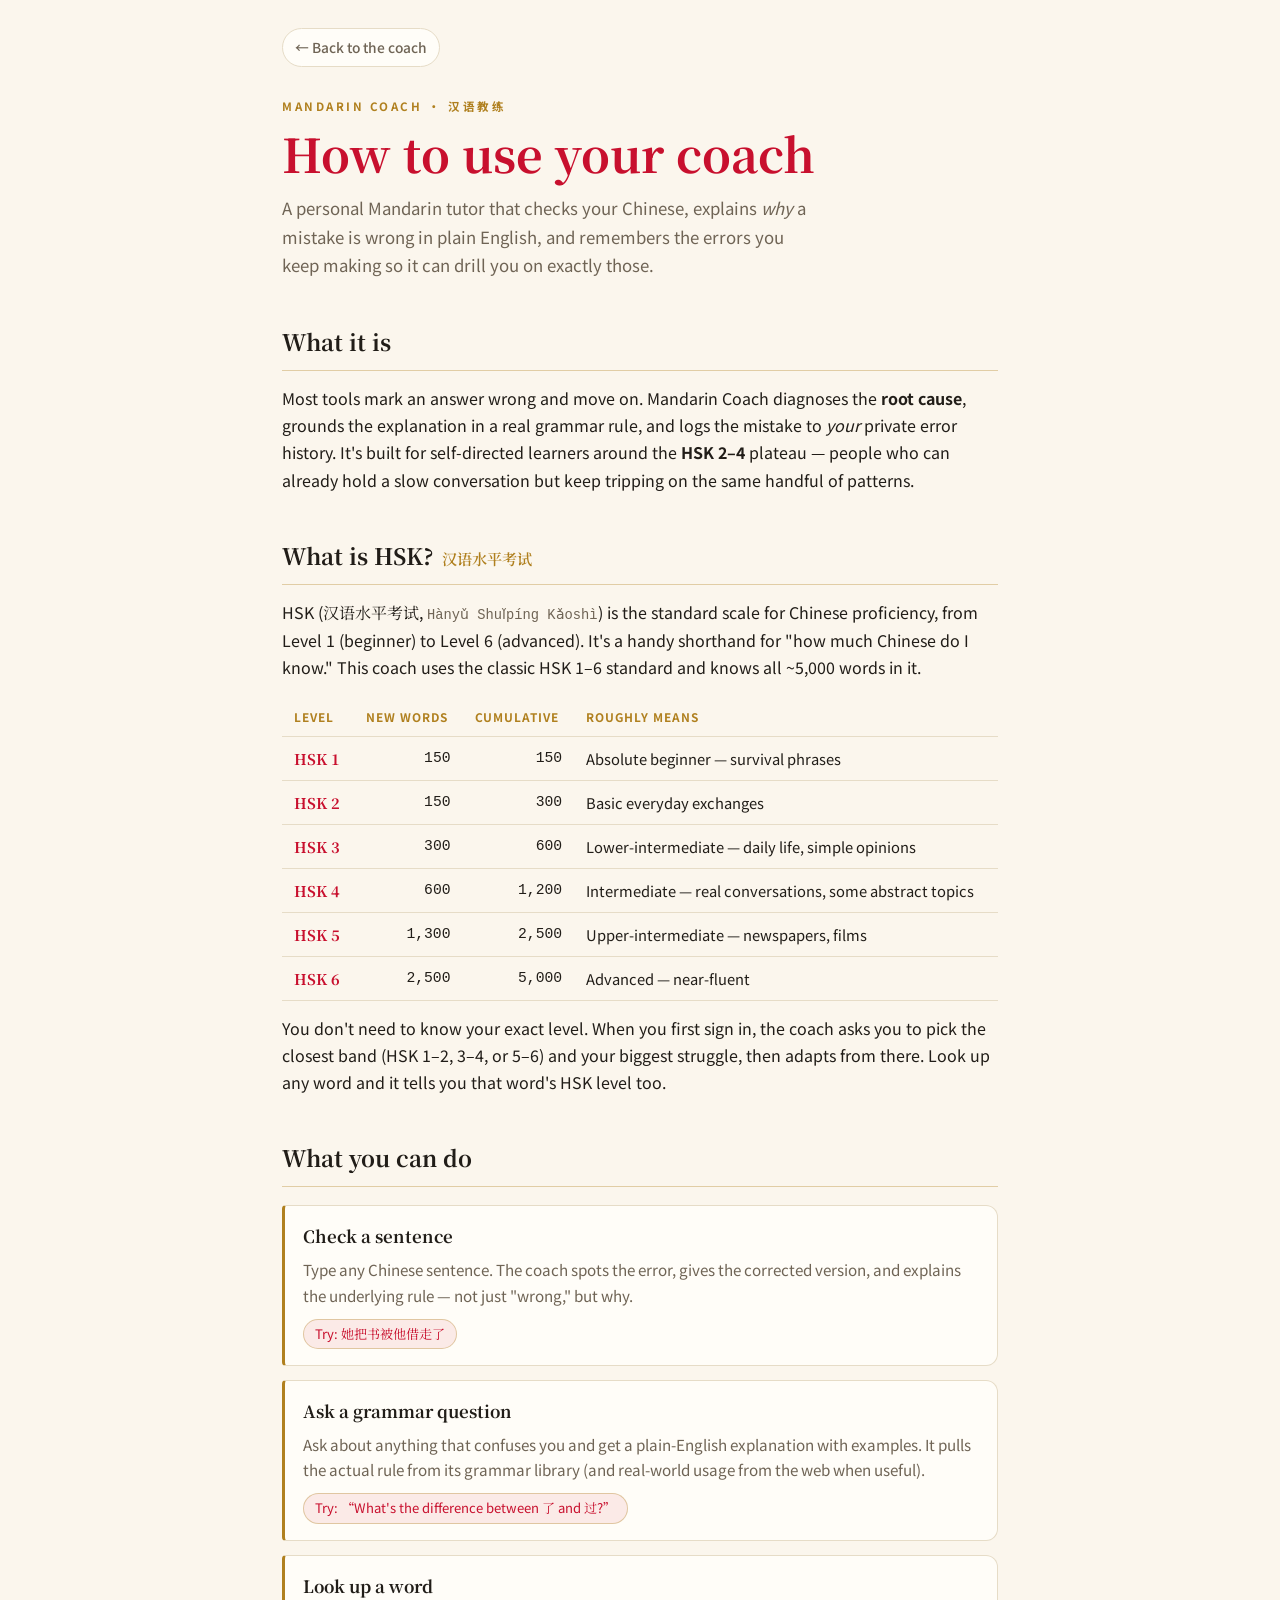
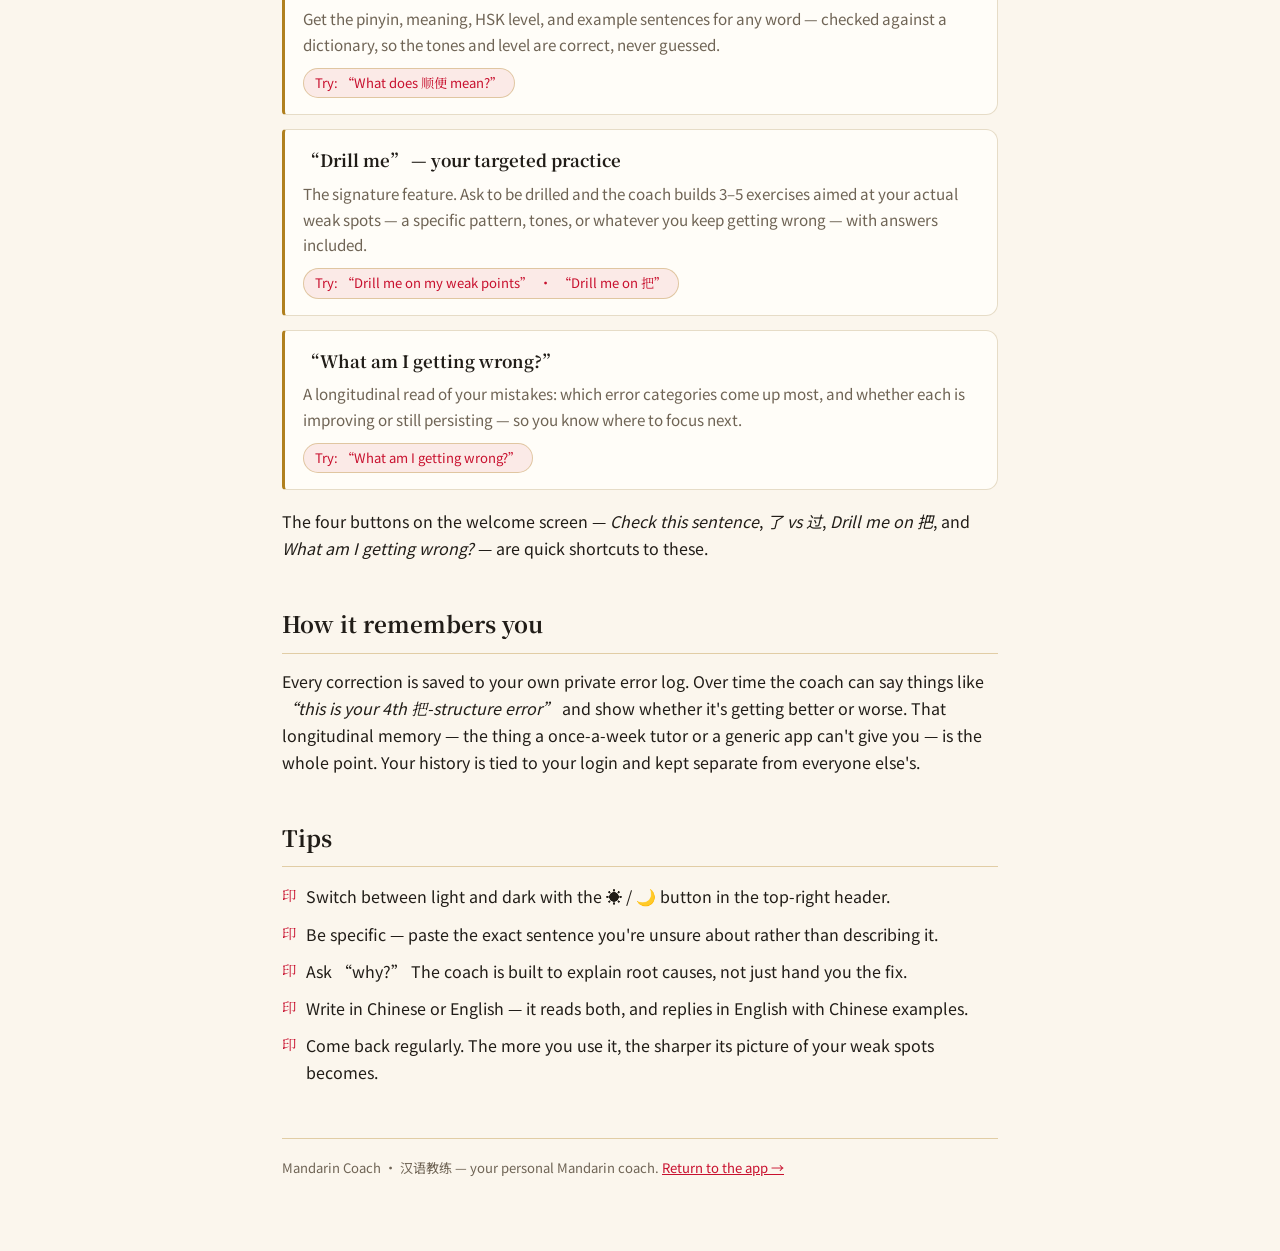
<file: public/help.html>
<!doctype html>
<html lang="en">
<head>
<meta charset="utf-8">
<meta name="viewport" content="width=device-width, initial-scale=1">
<title>How to use Mandarin Coach 汉语教练</title>
<link rel="preconnect" href="https://fonts.googleapis.com">
<link rel="preconnect" href="https://fonts.gstatic.com" crossorigin>
<link href="https://fonts.googleapis.com/css2?family=Noto+Sans+SC:wght@400;500;700&family=Noto+Serif+SC:wght@600;700&display=swap" rel="stylesheet">
<style>
  :root {
    --serif: "Noto Serif SC", "Songti SC", "STSong", Georgia, serif;
    --sans: "Noto Sans SC", "PingFang SC", "Hiragino Sans GB", system-ui, -apple-system, sans-serif;
    --mono: "SF Mono", ui-monospace, Menlo, monospace;

    --bg: #fbf6ed;
    --card: #fffdf8;
    --fg: #211d18;
    --muted: #6f6455;
    --primary: #c8102e;
    --primary-soft: rgba(200, 16, 46, 0.08);
    --gold: #b0801f;
    --gold-line: rgba(176, 128, 31, 0.35);
    --border: #e6dcc7;
  }
  @media (prefers-color-scheme: dark) {
    :root {
      --bg: #17120f;
      --card: #211a16;
      --fg: #ece2d1;
      --muted: #a9997f;
      --primary: #ef5346;
      --primary-soft: rgba(226, 59, 46, 0.14);
      --gold: #d9ae52;
      --gold-line: rgba(217, 174, 82, 0.32);
      --border: #352b23;
    }
  }

  * { box-sizing: border-box; }
  body {
    margin: 0;
    background: var(--bg);
    color: var(--fg);
    font-family: var(--sans);
    line-height: 1.7;
    -webkit-font-smoothing: antialiased;
  }
  .page { max-width: 760px; margin: 0 auto; padding: 28px 22px 72px; }

  a { color: var(--primary); }
  .back {
    display: inline-flex; align-items: center; gap: 6px;
    text-decoration: none; color: var(--muted);
    font-size: 0.86rem; font-weight: 500;
    padding: 7px 12px; border: 1px solid var(--border);
    border-radius: 999px; background: var(--card);
    transition: border-color 0.15s ease, color 0.15s ease;
  }
  .back:hover { color: var(--primary); border-color: var(--primary); }

  .hero { margin: 30px 0 8px; }
  .eyebrow {
    font-size: 0.72rem; font-weight: 700; letter-spacing: 0.22em;
    text-transform: uppercase; color: var(--gold); margin: 0 0 10px;
  }
  h1 {
    font-family: var(--serif); font-weight: 700;
    font-size: clamp(2rem, 6vw, 2.9rem); line-height: 1.15;
    margin: 0; color: var(--primary); text-wrap: balance;
  }
  .lede { color: var(--muted); font-size: 1.05rem; margin: 14px 0 0; max-width: 60ch; }

  section { margin-top: 42px; }
  h2 {
    font-family: var(--serif); font-weight: 700;
    font-size: 1.4rem; margin: 0 0 4px;
    padding-bottom: 10px; border-bottom: 1px solid var(--gold-line);
  }
  h2 .zh { color: var(--gold); font-weight: 600; font-size: 0.95rem; margin-left: 8px; }
  p { margin: 14px 0; }

  .hanzi { font-family: var(--serif); }
  .pinyin { font-family: var(--mono); font-size: 0.86em; color: var(--muted); }
  code {
    font-family: var(--mono); font-size: 0.88em;
    background: var(--primary-soft); color: var(--primary);
    padding: 1px 6px; border-radius: 5px;
  }

  /* HSK table */
  .table-wrap { overflow-x: auto; margin-top: 16px; }
  table { width: 100%; border-collapse: collapse; font-size: 0.92rem; }
  th, td { text-align: left; padding: 9px 12px; border-bottom: 1px solid var(--border); }
  th { color: var(--gold); font-size: 0.74rem; letter-spacing: 0.08em; text-transform: uppercase; }
  td.num { font-family: var(--mono); font-variant-numeric: tabular-nums; text-align: right; white-space: nowrap; }
  td.lvl { font-weight: 700; color: var(--primary); font-family: var(--serif); }

  /* Feature cards */
  .cards { display: grid; gap: 14px; margin-top: 18px; }
  .card {
    background: var(--card); border: 1px solid var(--border);
    border-left: 3px solid var(--gold); border-radius: 4px 12px 12px 4px;
    padding: 16px 18px;
  }
  .card h3 { margin: 0 0 6px; font-size: 1.05rem; font-family: var(--serif); }
  .card p { margin: 0; color: var(--muted); font-size: 0.95rem; }
  .card .try {
    display: inline-block; margin-top: 10px; font-size: 0.82rem;
    color: var(--primary); background: var(--primary-soft);
    border: 1px solid var(--gold-line); border-radius: 999px; padding: 3px 11px;
  }
  .card .try .hanzi { color: inherit; }

  ul.tips { margin: 16px 0 0; padding: 0; list-style: none; display: grid; gap: 10px; }
  ul.tips li { padding-left: 24px; position: relative; color: var(--fg); }
  ul.tips li::before {
    content: "印"; position: absolute; left: 0; top: 0;
    font-family: var(--serif); color: var(--primary); font-size: 0.9em;
  }

  footer { margin-top: 52px; padding-top: 18px; border-top: 1px solid var(--gold-line);
    color: var(--muted); font-size: 0.82rem; }
</style>
</head>
<body>
<div class="page">
  <a class="back" href="/">&larr; Back to the coach</a>

  <div class="hero">
    <p class="eyebrow">Mandarin Coach · 汉语教练</p>
    <h1>How to use your coach</h1>
    <p class="lede">A personal Mandarin tutor that checks your Chinese, explains <em>why</em> a mistake is wrong in plain English, and remembers the errors you keep making so it can drill you on exactly those.</p>
  </div>

  <section>
    <h2>What it is</h2>
    <p>Most tools mark an answer wrong and move on. Mandarin Coach diagnoses the <strong>root cause</strong>, grounds the explanation in a real grammar rule, and logs the mistake to <em>your</em> private error history. It's built for self-directed learners around the <strong>HSK 2–4</strong> plateau — people who can already hold a slow conversation but keep tripping on the same handful of patterns.</p>
  </section>

  <section>
    <h2>What is HSK?<span class="zh">汉语水平考试</span></h2>
    <p>HSK (<span class="hanzi">汉语水平考试</span>, <span class="pinyin">Hànyǔ Shuǐpíng Kǎoshì</span>) is the standard scale for Chinese proficiency, from Level 1 (beginner) to Level 6 (advanced). It's a handy shorthand for "how much Chinese do I know." This coach uses the classic HSK 1–6 standard and knows all ~5,000 words in it.</p>
    <div class="table-wrap">
      <table>
        <thead>
          <tr><th>Level</th><th>New words</th><th>Cumulative</th><th>Roughly means</th></tr>
        </thead>
        <tbody>
          <tr><td class="lvl">HSK 1</td><td class="num">150</td><td class="num">150</td><td>Absolute beginner — survival phrases</td></tr>
          <tr><td class="lvl">HSK 2</td><td class="num">150</td><td class="num">300</td><td>Basic everyday exchanges</td></tr>
          <tr><td class="lvl">HSK 3</td><td class="num">300</td><td class="num">600</td><td>Lower-intermediate — daily life, simple opinions</td></tr>
          <tr><td class="lvl">HSK 4</td><td class="num">600</td><td class="num">1,200</td><td>Intermediate — real conversations, some abstract topics</td></tr>
          <tr><td class="lvl">HSK 5</td><td class="num">1,300</td><td class="num">2,500</td><td>Upper-intermediate — newspapers, films</td></tr>
          <tr><td class="lvl">HSK 6</td><td class="num">2,500</td><td class="num">5,000</td><td>Advanced — near-fluent</td></tr>
        </tbody>
      </table>
    </div>
    <p>You don't need to know your exact level. When you first sign in, the coach asks you to pick the closest band (HSK 1–2, 3–4, or 5–6) and your biggest struggle, then adapts from there. Look up any word and it tells you that word's HSK level too.</p>
  </section>

  <section>
    <h2>What you can do</h2>
    <div class="cards">
      <div class="card">
        <h3>Check a sentence</h3>
        <p>Type any Chinese sentence. The coach spots the error, gives the corrected version, and explains the underlying rule — not just "wrong," but why.</p>
        <span class="try">Try: <span class="hanzi">她把书被他借走了</span></span>
      </div>
      <div class="card">
        <h3>Ask a grammar question</h3>
        <p>Ask about anything that confuses you and get a plain-English explanation with examples. It pulls the actual rule from its grammar library (and real-world usage from the web when useful).</p>
        <span class="try">Try: “What's the difference between <span class="hanzi">了</span> and <span class="hanzi">过</span>?”</span>
      </div>
      <div class="card">
        <h3>Look up a word</h3>
        <p>Get the pinyin, meaning, HSK level, and example sentences for any word — checked against a dictionary, so the tones and level are correct, never guessed.</p>
        <span class="try">Try: “What does <span class="hanzi">顺便</span> mean?”</span>
      </div>
      <div class="card">
        <h3>“Drill me” — your targeted practice</h3>
        <p>The signature feature. Ask to be drilled and the coach builds 3–5 exercises aimed at your actual weak spots — a specific pattern, tones, or whatever you keep getting wrong — with answers included.</p>
        <span class="try">Try: “Drill me on my weak points” &nbsp;·&nbsp; “Drill me on <span class="hanzi">把</span>”</span>
      </div>
      <div class="card">
        <h3>“What am I getting wrong?”</h3>
        <p>A longitudinal read of your mistakes: which error categories come up most, and whether each is improving or still persisting — so you know where to focus next.</p>
        <span class="try">Try: “What am I getting wrong?”</span>
      </div>
    </div>
    <p style="margin-top:18px;">The four buttons on the welcome screen — <em>Check this sentence</em>, <em>了 vs 过</em>, <em>Drill me on 把</em>, and <em>What am I getting wrong?</em> — are quick shortcuts to these.</p>
  </section>

  <section>
    <h2>How it remembers you</h2>
    <p>Every correction is saved to your own private error log. Over time the coach can say things like <em>“this is your 4th <span class="hanzi">把</span>-structure error”</em> and show whether it's getting better or worse. That longitudinal memory — the thing a once-a-week tutor or a generic app can't give you — is the whole point. Your history is tied to your login and kept separate from everyone else's.</p>
  </section>

  <section>
    <h2>Tips</h2>
    <ul class="tips">
      <li>Switch between light and dark with the ☀️ / 🌙 button in the top-right header.</li>
      <li>Be specific — paste the exact sentence you're unsure about rather than describing it.</li>
      <li>Ask “why?” The coach is built to explain root causes, not just hand you the fix.</li>
      <li>Write in Chinese or English — it reads both, and replies in English with Chinese examples.</li>
      <li>Come back regularly. The more you use it, the sharper its picture of your weak spots becomes.</li>
    </ul>
  </section>

  <footer>
    Mandarin Coach · 汉语教练 — your personal Mandarin coach. <a href="/">Return to the app &rarr;</a>
  </footer>
</div>
</body>
</html>
</file>
